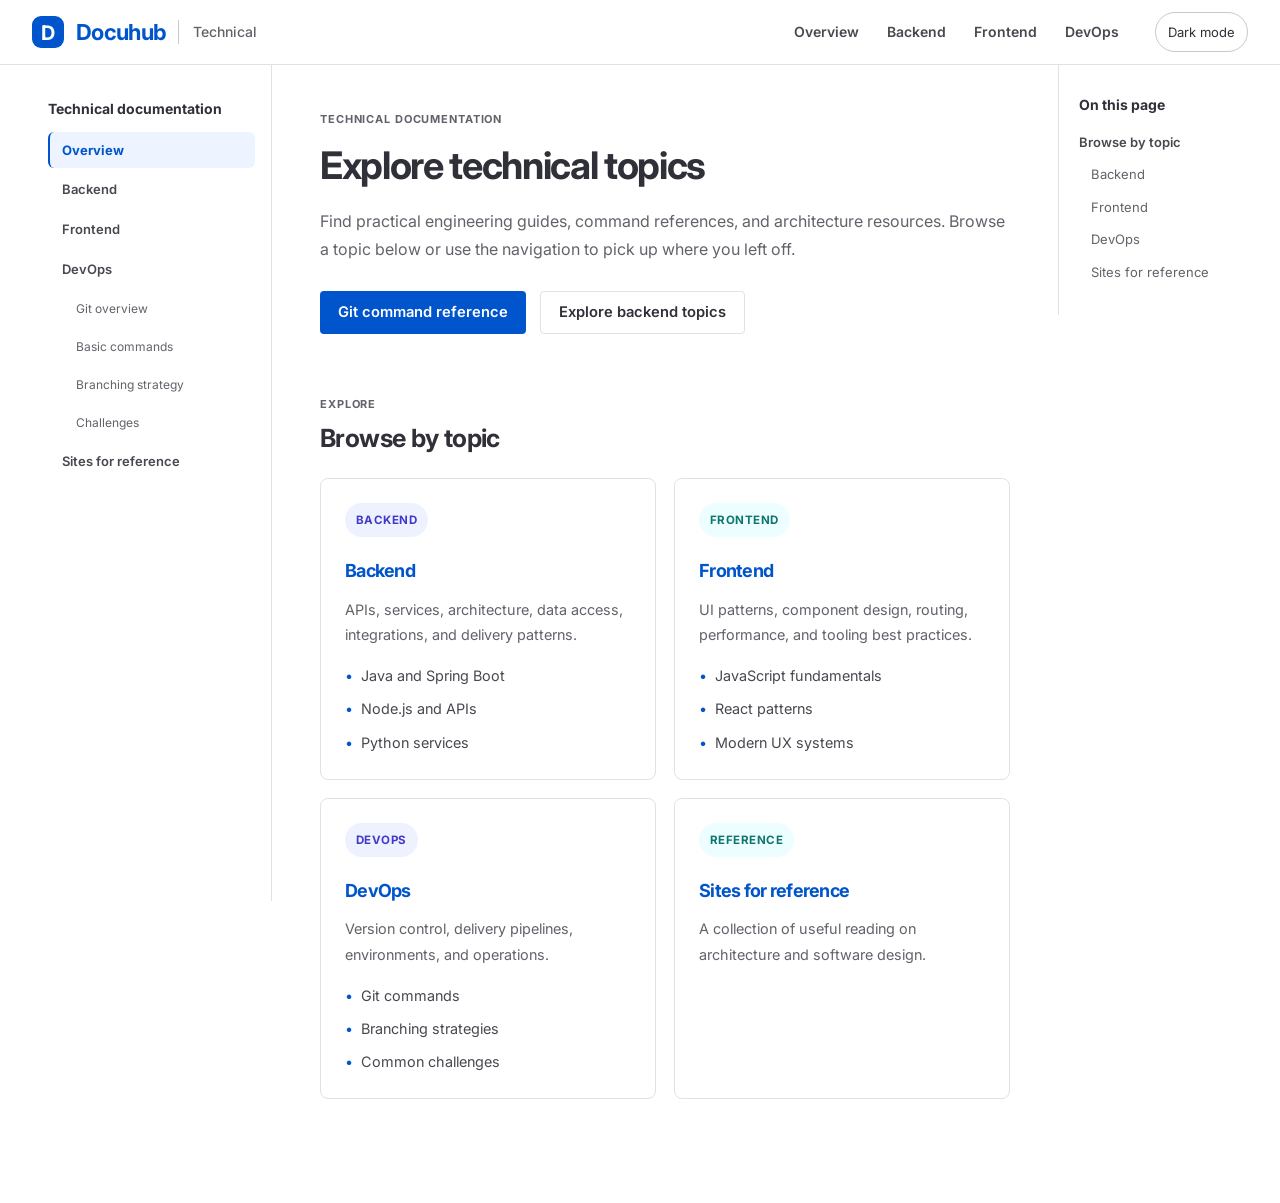
<file: index.html>
<!DOCTYPE html>
<html lang="en">
  <head>
    <meta charset="UTF-8" />
    <meta name="viewport" content="width=device-width, initial-scale=1.0" />
    <title>Technical Documentation | Docuhub</title>
    <script>
      window.location.replace('tec/index.html' + window.location.search + window.location.hash);
    </script>
  </head>
  <body>
    <p><a href="tec/index.html">Open technical documentation</a></p>
  </body>
</html>
</file>
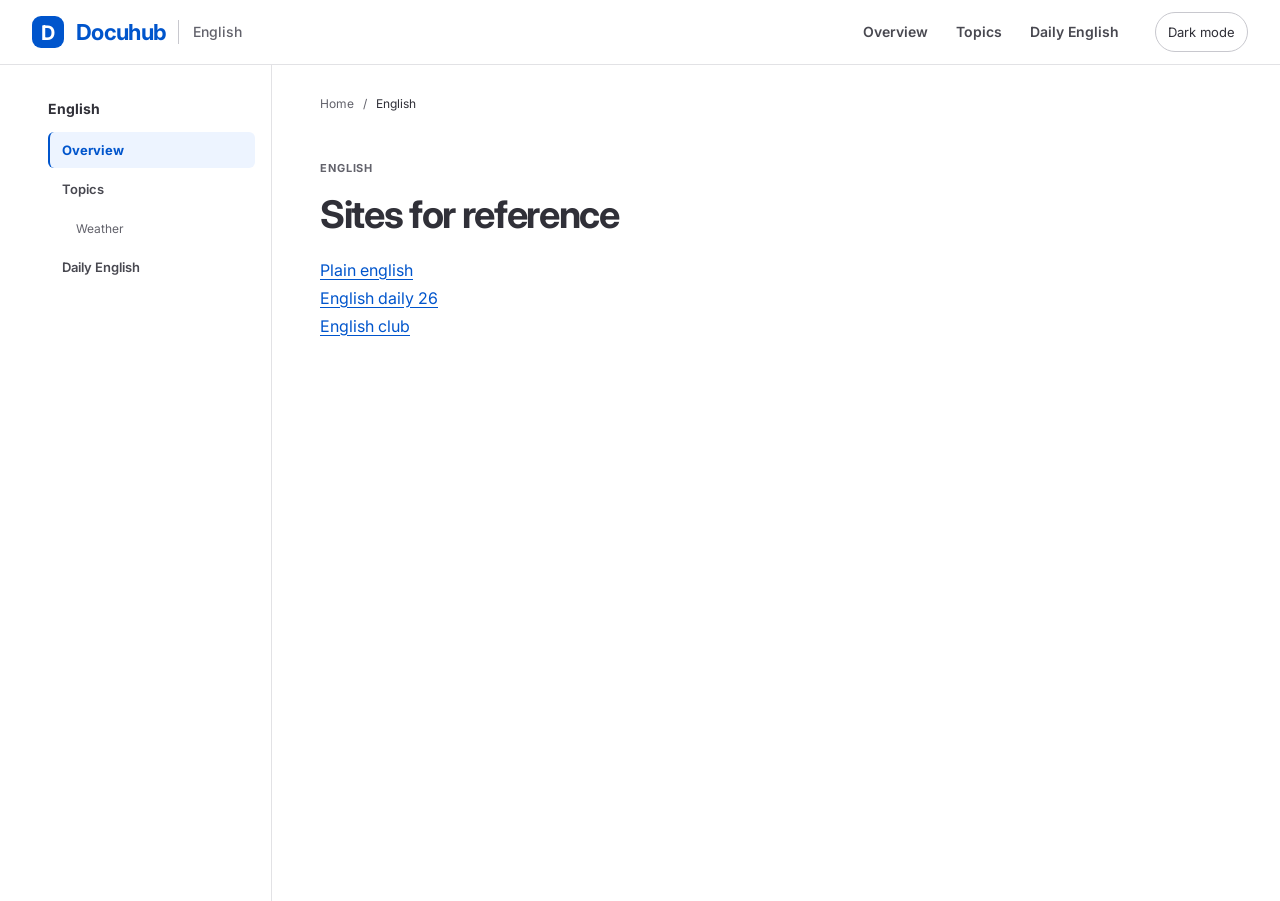
<file: eng/index.html>
<!DOCTYPE html>
<html lang="en">
<head>
  <meta charset="UTF-8" />
  <meta name="viewport" content="width=device-width, initial-scale=1.0" />
  <title>English | Docuhub</title>
  <link rel="preconnect" href="https://fonts.googleapis.com" />
  <link rel="preconnect" href="https://fonts.gstatic.com" crossorigin />
  <link href="https://fonts.googleapis.com/css2?family=Inter:wght@400;500;600;700;800&display=swap" rel="stylesheet" />
  <link rel="stylesheet" href="../styles.css" />
  <link rel="stylesheet" href="english.css" />
  <link rel="stylesheet" href="../docs.css" />
</head>
<body>
  <header class="site-header">
    <div class="container header-inner">
      <a href="index.html" class="brand">Docuhub</a>
      <nav class="main-nav" aria-label="Primary navigation">
        <a href="#topics">Topics</a>
        <a href="#daily-english">Daily English</a>
        <div class="dropdown">
          <a href="#review-edible" class="dropdown-trigger" aria-haspopup="true" aria-expanded="false">Review</a>
          <!-- Dropdown Menu Links -->
          <div class="dropdown-menu">
            <a href="#review-vocabulary">Edibles</a>
            <a href="#review-grammar">Park</a>
            <a href="#review-quizzes">Car</a>
          </div>
        </div>
      </nav>
      <a href="index.html" class="header-link">English home</a>
    </div>
  </header>
  <nav class="breadcrumb container" aria-label="Breadcrumb">
    <a href="index.html">Home</a><span>/</span><span aria-current="page">English</span>
  </nav>
  <main class="git-page">
    <section class="hero" id="english-overview">
      <div class="container hero-copy">
        <span class="eyebrow">English</span>
        <h1>Sites for reference</h1>
        <p><a href="https://plainenglish.com/expressions/a-matter-of-time">Plain english</a></p>
        <p><a href="https://englishdaily626.com/conversation.php?615">English daily 26</a></p>
        <p><a href="https://www.englishclub.com/ref/esl/Idioms/H/hard_to_come_by_633.php">English club</a></p>
      </div>
    </section>
    <section class="git-section" id="topics" aria-labelledby="topics-heading" hidden>
      <div class="english-layout">
        <aside class="english-sidebar">
          <h2 id="topics-heading">Topics</h2>
          <nav aria-label="English topics">
            <a href="#weather" aria-current="page">Weather</a>
          </nav>
        </aside>
        <article class="english-content" id="weather" aria-labelledby="weather-heading">
          <span class="eyebrow">English / Topics</span>
          <h1 id="weather-heading">Weather</h1>
          <p>Learn useful words and phrases for talking about the weather in everyday conversations.</p>
          <section id="weather-vocabulary" aria-labelledby="weather-vocabulary-heading">
            <h2 id="weather-vocabulary-heading">Vocabulary</h2>
            <dl>
              <dt>Sunny</dt>
              <dd>The sun is shining. "It's sunny today."</dd>
              <dt>Cloudy</dt>
              <dd>The sky is covered with clouds. "It's cloudy this morning."</dd>
              <dt>Rainy</dt>
              <dd>Rain is falling. "It's a rainy day, so take an umbrella."</dd>
              <dt>Windy</dt>
              <dd>There is a lot of wind. "It's windy outside."</dd>
              <dt>Chilly</dt>
              <dd>A little cold. "It's chilly this evening."</dd>
            </dl>
          </section>
          <section id="weather-phrases" aria-labelledby="weather-phrases-heading">
            <h2 id="weather-phrases-heading">Useful phrases</h2>
            <ul>
              <li>What's the weather like today?</li>
              <li>It looks like it might rain.</li>
              <li>It's getting warmer.</li>
              <li>What's the forecast for tomorrow?</li>
              <li>The weather was good at the start of the day, then a sudden downpour ruined our afternoon plans.</li>
              <li>The weather was good at the start of the day, then the wind picked up and it started to pour.</li>
              <li>Fair weather was forecast for the following day.</li>
              <li>The weather is expected to remain clear for the next few days.</li>
              <li>The match has been cancelled due to adverse weather conditions.</li>
              <li>The rescue operation has been complicated by bad weather.</li>
            </ul>
          </section>
          <section id="weather-conversation" aria-labelledby="weather-conversation-heading">
            <h2 id="weather-conversation-heading">Example conversation</h2>
            <p><strong>Alex:</strong> What's the weather like outside?</p>
            <p><strong>Sam:</strong> It's sunny, but a little chilly.</p>
            <p><strong>Alex:</strong> Should I take a jacket?</p>
            <p><strong>Sam:</strong> Yes, it might get colder this afternoon.</p>
          </section>
          <section id="weather-practice" aria-labelledby="weather-practice-heading">
            <h2 id="weather-practice-heading">Practice</h2>
              <p>Describe today's weather in your town using two or three sentences. Then say what you will wear or take with you.</p>
          </section>
        </article>
        <aside class="english-toc">
          <h2>On this page</h2>
          <nav aria-label="Weather table of contents">
            <a href="#weather-vocabulary">Vocabulary</a>
            <a href="#weather-phrases">Useful phrases</a>
            <a href="#weather-conversation">Example conversation</a>
            <a href="#weather-practice">Practice</a>
          </nav>
        </aside>
      </div>
    </section>
    <section class="git-section" id="daily-english" aria-labelledby="daily-english-heading" hidden>
      <div class="container">
        <div class="section-heading">
          <h2 id="daily-english-heading">Daily English</h2>
        </div>
        <p>We left the door ajar so that we could hear what they were saying.(If a door is ajar, it is slightly open)
            അവർ പറയുന്നത് കേൾക്കാൻ വേണ്ടി ഞങ്ങൾ വാതിൽ തുറന്നിട്ടു.<br/>
            I left the door ajar so that I could hear the baby.<br/>
          When police arrived, the center console of his pickup truck was ajar.
        </p>
       <p class="italics">Prosperity goes hand in hand with investment: If something goes hand in hand with something else,
          it is closely related to it and happens at the same time as it or as a result of it:</p>
        <p class="italics">Speed and accuracy do not always go hand in hand.</p>
        <p class="italics">High prices and high quality do not go hand in hand in every market.</i>i></p>
        <p class="italics">Working weekends and relaxing do not go hand in hand.</p>
      </div>
    </section>
    <section class="git-section" id="review-edible" aria-labelledby="review-edible-heading" hidden>
      <div class="container">
        <div class="section-heading">
          <h2 id="review-edible-heading">Review of edibles</h2>
        </div>
        <p>Great taste. Love these biscuits.You don't feel guilty about sugar but the best thing about them
          they fill you uponly need a couple of biscuits. Other types you could eat half a packet.
        </p>
      </div>
    </section>


  </main>
  <script src="../docs.js"></script>
  <script src="english.js"></script>
</body>
</html>
</file>
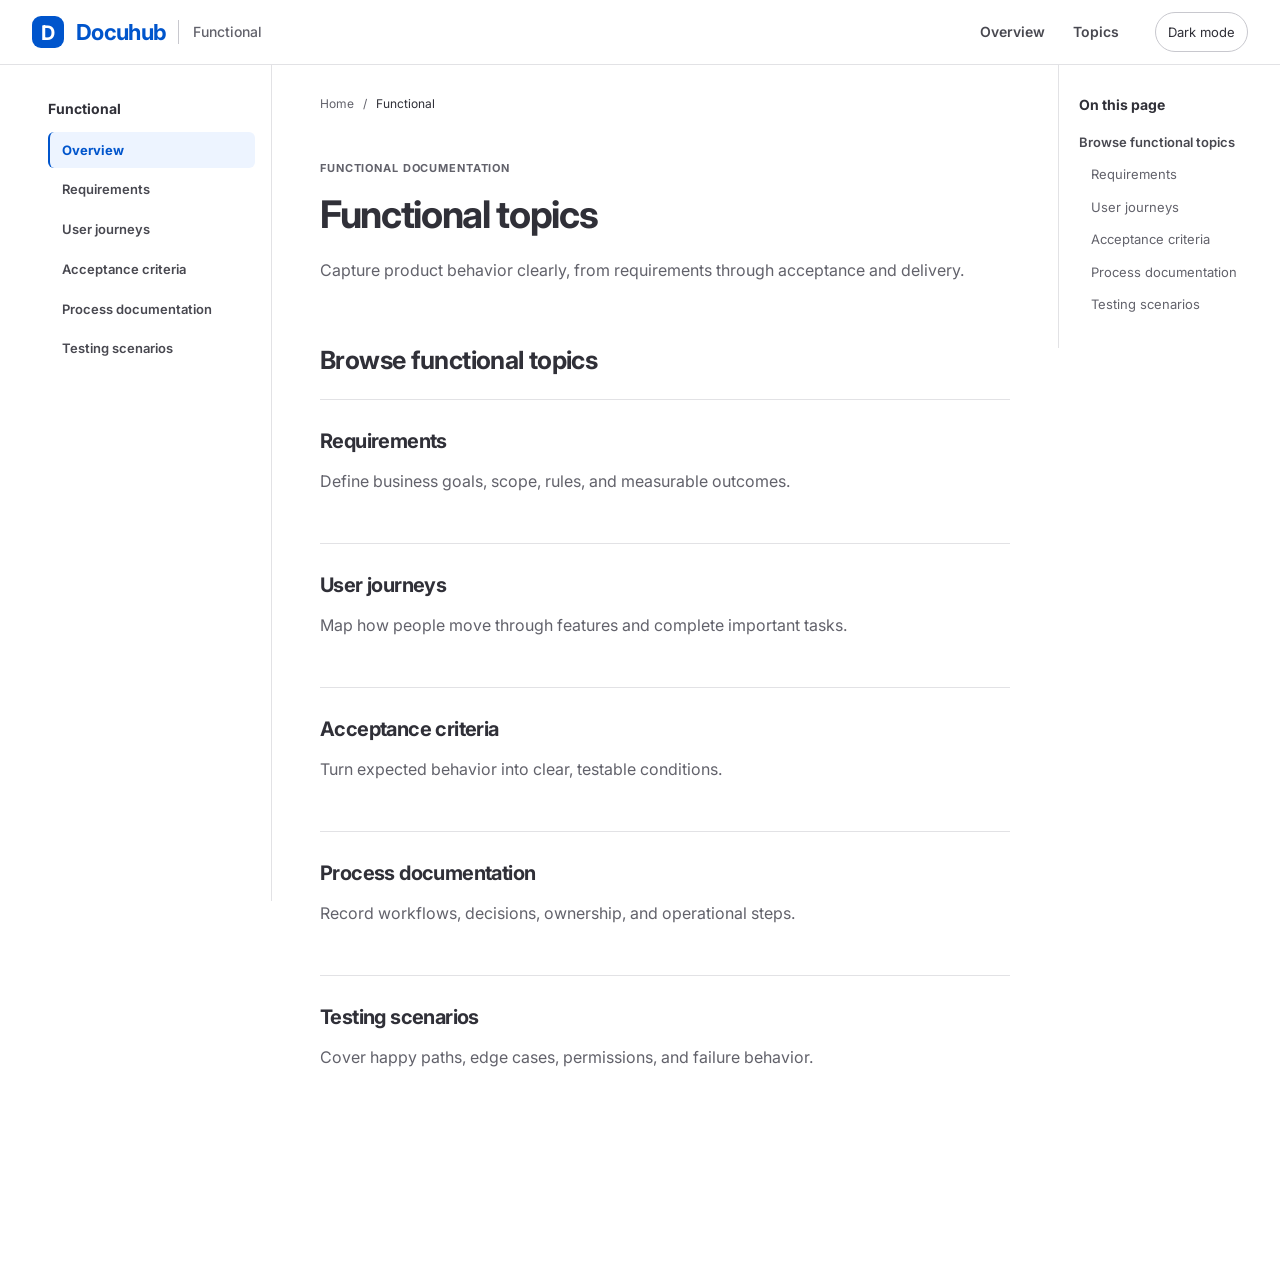
<file: fun/index.html>
<!DOCTYPE html>
<html lang="en">
  <head>
    <meta charset="UTF-8" />
    <meta name="viewport" content="width=device-width, initial-scale=1.0" />
    <title>Functional Documentation | Docuhub</title>
    <link rel="preconnect" href="https://fonts.googleapis.com" />
    <link rel="preconnect" href="https://fonts.gstatic.com" crossorigin />
    <link href="https://fonts.googleapis.com/css2?family=Inter:wght@400;500;600;700;800&display=swap" rel="stylesheet" />
    <link rel="stylesheet" href="../styles.css" />
    <link rel="stylesheet" href="../docs.css" />
  </head>
  <body>
    <header class="site-header">
      <div class="container header-inner">
        <a href="index.html" class="brand">Docuhub</a>
        <nav class="main-nav" aria-label="Primary navigation">
          <a href="#overview">Overview</a>
          <a href="#functional-topics">Topics</a>
        </nav>
        <a href="index.html" class="header-link">Functional home</a>
      </div>
    </header>
    <nav class="breadcrumb container" aria-label="Breadcrumb">
      <a href="index.html">Home</a><span>/</span><span aria-current="page">Functional</span>
    </nav>
    <main class="git-page">
      <section class="hero" id="overview">
        <div class="container hero-copy">
          <span class="eyebrow">Functional documentation</span>
          <h1>Functional topics</h1>
          <p>Capture product behavior clearly, from requirements through acceptance and delivery.</p>
        </div>
      </section>
      <section class="git-section" id="functional-topics" aria-labelledby="functional-heading">
        <div class="container">
          <div class="section-heading">
            <h2 id="functional-heading">Browse functional topics</h2>
          </div>
          <div class="git-grid">
            <article class="git-card" id="requirements">
              <h3>Requirements</h3>
              <p>Define business goals, scope, rules, and measurable outcomes.</p>
            </article>
            <article class="git-card" id="user-journeys">
              <h3>User journeys</h3>
              <p>Map how people move through features and complete important tasks.</p>
            </article>
            <article class="git-card" id="acceptance-criteria">
              <h3>Acceptance criteria</h3>
              <p>Turn expected behavior into clear, testable conditions.</p>
            </article>
            <article class="git-card" id="process-documentation">
              <h3>Process documentation</h3>
              <p>Record workflows, decisions, ownership, and operational steps.</p>
            </article>
            <article class="git-card" id="testing-scenarios">
              <h3>Testing scenarios</h3>
              <p>Cover happy paths, edge cases, permissions, and failure behavior.</p>
            </article>
          </div>
        </div>
      </section>
    </main>
    <script src="../docs.js"></script>
  </body>
</html>
</file>
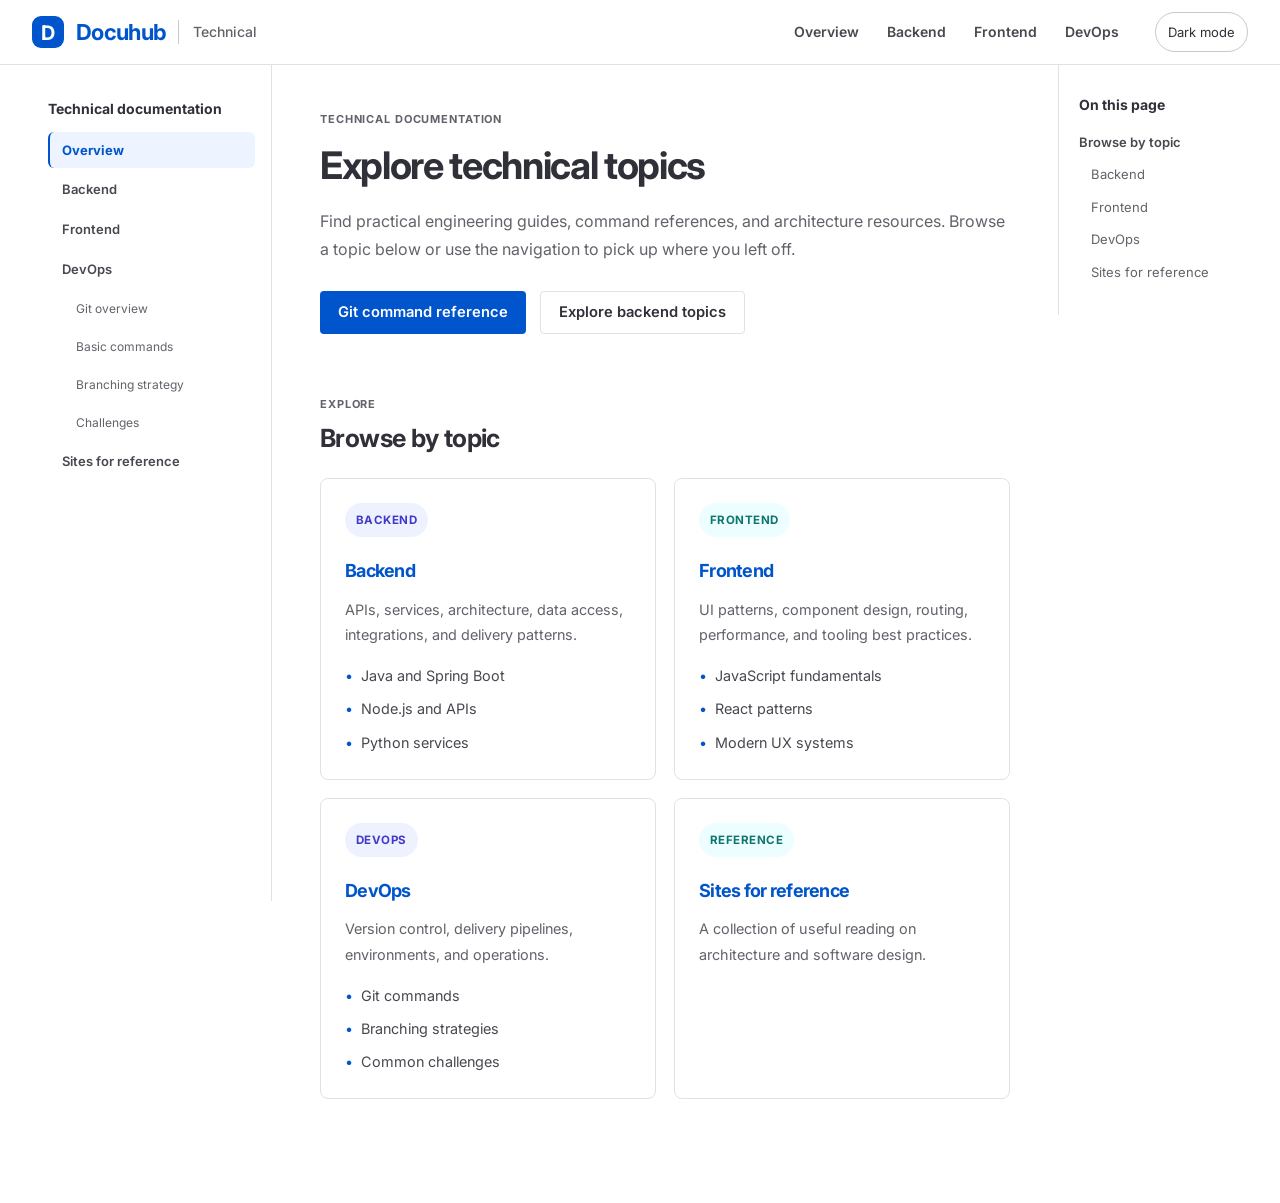
<file: tec/index.html>
<!DOCTYPE html>
<html lang="en">
  <head>
    <meta charset="UTF-8" />
    <meta name="viewport" content="width=device-width, initial-scale=1.0" />
    <title>Technical Documentation | Docuhub</title>
    <link rel="preconnect" href="https://fonts.googleapis.com" />
    <link rel="preconnect" href="https://fonts.gstatic.com" crossorigin />
    <link href="https://fonts.googleapis.com/css2?family=Inter:wght@400;500;600;700;800&display=swap" rel="stylesheet" />
    <link rel="stylesheet" href="../styles.css" />
    <link rel="stylesheet" href="../docs.css" />
  </head>
  <body>

    <site-header></site-header>
    <main>
      <section class="hero" id="overview">
        <div class="container hero-grid">
          <div class="hero-copy">
            <span class="eyebrow">Technical documentation</span>
            <h1>Explore technical topics</h1>
            <p>
              Find practical engineering guides, command references, and architecture resources.
              Browse a topic below or use the navigation to pick up where you left off.
            </p>

            <div class="hero-actions">
              <a href="git-commands.html" class="btn btn-primary">Git command reference</a>
              <a href="#backend-topics" class="btn btn-secondary">Explore backend topics</a>
            </div>

          </div>

        </div>
      </section>

      <section class="docs-section">
        <div class="container">
          <div class="section-heading">
            <span class="eyebrow">Explore</span>
            <h2>Browse by topic</h2>
          </div>

          <div class="card-grid">
            <a class="doc-card" href="#backend-topics">
              <div class="card-head">
                <span class="chip chip-backend">Backend</span>
              </div>
              <h3>Backend</h3>
              <p>APIs, services, architecture, data access, integrations, and delivery patterns.</p>
              <ul>
                <li>Java and Spring Boot</li>
                <li>Node.js and APIs</li>
                <li>Python services</li>
              </ul>
            </a>

            <a class="doc-card" href="#frontend-topics">
              <div class="card-head">
                <span class="chip chip-frontend">Frontend</span>
              </div>
              <h3>Frontend</h3>
              <p>UI patterns, component design, routing, performance, and tooling best practices.</p>
              <ul>
                <li>JavaScript fundamentals</li>
                <li>React patterns</li>
                <li>Modern UX systems</li>
              </ul>
            </a>

            <a class="doc-card" href="#devops-topics">
              <div class="card-head">
                <span class="chip chip-backend">DevOps</span>
              </div>
              <h3>DevOps</h3>
              <p>Version control, delivery pipelines, environments, and operations.</p>
              <ul>
                <li>Git commands</li>
                <li>Branching strategies</li>
                <li>Common challenges</li>
              </ul>
            </a>
            <a class="doc-card" href="#sites-topics">
              <div class="card-head"><span class="chip chip-frontend">Reference</span></div>
              <h3>Sites for reference</h3>
              <p>A collection of useful reading on architecture and software design.</p>
            </a>
          </div>
        </div>
      </section>


      <section class="topics-section" id="backend-topics" hidden>
        <div class="container">
          <div class="section-heading">
            <span class="eyebrow">Backend</span>
            <h2>Backend topics</h2>
            <p>Start with the foundations, then move into frameworks, APIs, and production practices.</p>
          </div>

          <div class="topic-list">
            <a href="#java-evolution" class="topic-item">
              <span class="topic-number">01</span>
              <span>
                <strong>Java fundamentals</strong>
                <small>Java language milestones, modern features, and upgrade considerations.</small>
              </span>
            </a>
            <a href="#spring-boot-langchain4j" class="topic-item">
              <span class="topic-number">02</span>
              <span>
                <strong>Spring Boot</strong>
                <small>Build modern Java services and add AI capabilities with LangChain4j.</small>
              </span>
            </a>
            <a href="#rest-api-interview" class="topic-item">
              <span class="topic-number">03</span>
              <span>
                <strong>REST APIs</strong>
                <small>Design resources, handle requests, validate input, and document endpoints.</small>
              </span>
            </a>
            <a href="#" class="topic-item">
              <span class="topic-number">04</span>
              <span>
                <strong>Databases</strong>
                <small>Persistence, queries, transactions, migrations, and data access patterns.</small>
              </span>
            </a>
            <a href="#" class="topic-item">
              <span class="topic-number">05</span>
              <span>
                <strong>Authentication and security</strong>
                <small>Protect services with identity, authorization, tokens, and secure defaults.</small>
              </span>
            </a>
            <a href="#" class="topic-item">
              <span class="topic-number">06</span>
              <span>
                <strong>Deployment</strong>
                <small>Prepare applications for environments, observability, and reliable delivery.</small>
              </span>
            </a>
            <a href="#integration-topic" class="topic-item">
              <span class="topic-number">07</span>
              <span>
                <strong>Integration</strong>
                <small>Connect services and applications with messaging, routing, and transformation.</small>
              </span>
            </a>
          </div>

          <section class="interview-section java-evolution" id="java-evolution">
            <div class="section-heading">
              <span class="eyebrow">Backend / Java</span>
              <h2>Java 8 to Java 27: How Java has evolved</h2>
              <p>From the game-changing features of Java 8 to the modern capabilities of Java 27, these are the milestones Java developers should know.</p>
            </div>

            <figure class="java-evolution-figure">
              <img
                src="assets/java-version-evolution.png"
                alt="Infographic tracing Java releases from Java 8 through Java 27, their key features, and advice for developers."
                loading="lazy"
                decoding="async"
              />
              <figcaption>A visual overview of Java's release milestones and key takeaways for developers.</figcaption>
            </figure>

            <h3>Major Java milestones</h3>
            <ul class="java-version-list">
              <li><strong>Java 8:</strong> Lambda expressions, the Stream API, functional interfaces, Optional, and the modern Date &amp; Time API.</li>
              <li><strong>Java 11 (LTS):</strong> The standard HTTP Client, <code>var</code> in lambda parameters, single-file source-code execution, and improvements for enterprise applications.</li>
              <li><strong>Java 17 (LTS):</strong> Sealed classes, pattern matching for <code>instanceof</code>, stronger encapsulation, and a more modern Java platform.</li>
              <li><strong>Java 21 (LTS):</strong> Virtual threads, record patterns, pattern matching for <code>switch</code>, and sequenced collections.</li>
              <li><strong>Java 24:</strong> Virtual-thread synchronization improvements through JEP 491, alongside runtime and performance enhancements.</li>
              <li><strong>Java 25 (LTS):</strong> Module Import Declarations, Compact Source Files and Instance main Methods, Flexible Constructor Bodies, and continued platform improvements.</li>
              <li><strong>Java 26:</strong> HTTP/3 support in the HTTP Client API, garbage-collection improvements, and continued language and runtime evolution.</li>
              <li><strong>Java 27:</strong> The next step in Java's evolution, continuing the regular feature-release cycle.</li>
            </ul>

            <h3>What to focus on as a Java developer</h3>
            <ul class="java-focus-list">
              <li>Master Java 8 fundamentals; they remain essential in many existing codebases.</li>
              <li>Strengthen your knowledge of Java 17 and Java 21 for modern backend development.</li>
              <li>Understand virtual threads, garbage collection, JVM tuning, and concurrency.</li>
              <li>Explore modern Java language features and learn when to use them.</li>
              <li>Check framework, library, and dependency compatibility before upgrading.</li>
              <li>Remember that a newer Java version does not automatically make your application faster.</li>
            </ul>
          </section>

          <section class="interview-section spring-boot-langchain" id="spring-boot-langchain4j">
            <div class="section-heading">
              <span class="eyebrow">Backend / Spring</span>
              <h2>Spring Boot + LangChain4j: Build AI-powered Java applications</h2>
              <p>Combine Spring Boot's production-ready Java framework with LangChain4j to build backend services that use large language models and generative AI.</p>
            </div>

            <figure class="spring-boot-langchain-figure">
              <img
                src="assets/spring-boot-langchain4j.png"
                alt="Spring Boot and LangChain4j infographic showing framework updates, AI integrations, and application use cases."
                loading="lazy"
                decoding="async"
              />
              <figcaption>Spring Boot and LangChain4j features and use cases at a glance.</figcaption>
            </figure>

            <h3>Spring Boot 4.1 updates</h3>
            <ul class="spring-boot-langchain-list">
              <li>Spring gRPC support and updated Jackson configuration.</li>
              <li>HTTP client SSRF mitigation and OpenTelemetry observability updates.</li>
              <li>Log4j file rotation support and native image / AOT improvements.</li>
              <li>Performance, stability, and security enhancements.</li>
            </ul>

            <h3>LangChain4j 1.22.0 updates</h3>
            <ul class="spring-boot-langchain-list">
              <li>OpenAI decision-model support and AWS Bedrock batch inference.</li>
              <li>Anthropic prompt caching and improved model integration and orchestration.</li>
              <li>Improved RAG and document processing.</li>
              <li>Enhanced tool-calling and agent capabilities, with enterprise and community support.</li>
            </ul>

            <h3>What you can build</h3>
            <ul class="spring-boot-langchain-list">
              <li>With Spring Boot: scalable REST APIs, microservices, database-backed and cloud-ready applications, and AI-powered backend services.</li>
              <li>With LangChain4j: applications that connect to LLM providers such as OpenAI, Azure OpenAI, Gemini, Llama, and Mistral.</li>
              <li>Build retrieval-augmented generation (RAG) applications, AI agents, and workflows.</li>
              <li>Connect AI applications to enterprise systems and APIs, and automate business processes.</li>
              <li>Use Spring Boot for a production-ready foundation, including security, observability, and cloud-native support.</li>
            </ul>
          </section>

          <section class="interview-section integration-topic" id="integration-topic">
            <div class="section-heading">
              <span class="eyebrow">Backend / Integration</span>
              <h2>Enterprise Service Bus (ESB)</h2>
              <p>An ESB is a complete integration platform that mediates communication between applications and services.</p>
            </div>

            <h3>What an ESB provides</h3>
            <ul class="integration-capabilities">
              <li>Message transport</li>
              <li>Routing</li>
              <li>Orchestration</li>
              <li>Data transformation</li>
              <li>Protocol conversion</li>
              <li>Security</li>
              <li>Monitoring</li>
              <li>Service mediation</li>
            </ul>

            <h3>Examples</h3>
            <ul class="integration-products">
              <li>MuleSoft</li>
              <li>IBM Integration Bus</li>
              <li>Oracle Service Bus</li>
              <li>TIBCO ESB</li>
            </ul>
          </section>

          <div class="interview-section" id="rest-api-interview">
            <div class="section-heading">
              <span class="eyebrow">Interview preparation</span>
              <h2>REST API questions and answers</h2>
              <p>Common questions to help you explain REST API design clearly in an interview.</p>
            </div>

            <div class="question-list">
              <details class="question-item" open>
                <summary>What is a REST API?</summary>
                <p>A REST API is an interface that exposes resources over HTTP. Clients interact with those resources using standard methods such as GET, POST, PUT, PATCH, and DELETE.</p>
              </details>

              <details class="question-item">
                <summary>What is the difference between PUT and PATCH?</summary>
                <p>PUT usually replaces the complete resource at a known URI, while PATCH applies a partial update. PATCH is useful when only a few fields need to change.</p>
              </details>

              <details class="question-item">
                <summary>What does idempotent mean in REST?</summary>
                <p>An operation is idempotent when repeating the same request produces the same final result. GET, PUT, and DELETE are intended to be idempotent, while POST is generally not.</p>
              </details>

              <details class="question-item">
                <summary>Which HTTP status codes should an API commonly return?</summary>
                <p>Use 2xx for successful requests, 3xx for redirects, 4xx for client errors such as invalid input or missing authorization, and 5xx for server-side failures.</p>
              </details>

              <details class="question-item">
                <summary>How should REST APIs be secured?</summary>
                <p>Use HTTPS, strong authentication, authorization checks, input validation, rate limiting, secure secret handling, and consistent error responses that do not expose sensitive details.</p>
              </details>

              <details class="question-item">
                <summary>How do you version a REST API?</summary>
                <p>Version the public contract when a breaking change is necessary, commonly through a path such as <code>/api/v1</code> or a version header. Keep older versions supported during a planned migration period.</p>
              </details>
            </div>
          </div>
        </div>
      </section>

      <section class="topics-section" id="frontend-topics" hidden>
        <div class="container">
          <div class="section-heading">
            <span class="eyebrow">Frontend</span>
            <h2>Frontend topics</h2>
            <p>Choose a guide to explore frontend patterns and practical implementation examples.</p>
          </div>

          <div class="card-grid frontend-topic-grid">
            <a class="doc-card frontend-topic-card" href="#javascript-topics" aria-label="Open the reusable JavaScript header component guide">
              <div class="card-head">
                <span class="chip chip-frontend">JavaScript</span>
                <span class="meta">Code example</span>
              </div>
              <h3>Reusable header component</h3>
              <p>Build a browser custom element, add it to an HTML page, and copy a complete test example.</p>
              <span class="frontend-topic-action">Open guide <span aria-hidden="true">&#8594;</span></span>
            </a>
          </div>
        </div>
      </section>

      <section class="topics-section javascript-topics" id="javascript-topics" hidden>
        <div class="container">
          <a class="topic-back-link" href="#frontend-topics">&#8592; All frontend topics</a>
          <div class="section-heading">
            <span class="eyebrow">Frontend / JavaScript</span>
            <h2>Build a reusable header component</h2>
            <p>Use a browser custom element to define a header once and reuse it across your HTML pages without fetching a separate fragment.</p>
          </div>

          <div class="javascript-guide">
            <section class="javascript-step">
              <div class="javascript-step-heading">
                <span class="javascript-step-number">01</span>
                <div>
                  <h3>Define the custom element</h3>
                  <p>Save this as <code>header.js</code>. The component uses the regular document tree, so your shared stylesheet can style it as usual.</p>
                </div>
              </div>
              <div class="code-snippet">
                <button class="copy-button" type="button" data-copy-target="site-header-component" aria-label="Copy custom element code">Copy</button>
                <div class="code-header">header.js</div>
                <pre><code id="site-header-component" data-language="javascript">class SiteHeader extends HTMLElement {
  connectedCallback() {
    this.innerHTML = `
      &lt;header class="site-header"&gt;
        &lt;div class="container header-inner"&gt;
          &lt;a href="index.html" class="brand"&gt;Docuhub&lt;/a&gt;
          &lt;nav class="main-nav" aria-label="Primary navigation"&gt;
            &lt;a href="index.html#overview"&gt;Overview&lt;/a&gt;
            &lt;a href="index.html#backend-topics"&gt;Backend&lt;/a&gt;
            &lt;a href="index.html#frontend-topics"&gt;Frontend&lt;/a&gt;
            &lt;a href="index.html#devops-topics"&gt;DevOps&lt;/a&gt;
            &lt;a href="index.html#sites-topics"&gt;Sites&lt;/a&gt;
          &lt;/nav&gt;
        &lt;/div&gt;
      &lt;/header&gt;
    `;
  }
}

customElements.define('site-header', SiteHeader);</code></pre>
              </div>
            </section>

            <section class="javascript-step">
              <div class="javascript-step-heading">
                <span class="javascript-step-number">02</span>
                <div>
                  <h3>Test it in a complete HTML page</h3>
                  <p>Copy this into <code>header-test.html</code> in the same folder as <code>header.js</code>. The example loads the shared <code>styles.css</code> from the parent folder. Then open the page in your browser.</p>
                </div>
              </div>
              <div class="code-snippet">
                <button class="copy-button" type="button" data-copy-target="site-header-usage" aria-label="Copy custom element usage">Copy</button>
                <div class="code-header">header-test.html</div>
                <pre><code id="site-header-usage" data-language="html">&lt;!doctype html&gt;
&lt;html lang="en"&gt;
&lt;head&gt;
  &lt;meta charset="utf-8"&gt;
  &lt;meta name="viewport" content="width=device-width, initial-scale=1"&gt;
  &lt;title&gt;Header component test&lt;/title&gt;
  &lt;link rel="stylesheet" href="../styles.css"&gt;
&lt;/head&gt;
&lt;body&gt;
  &lt;site-header&gt;&lt;/site-header&gt;

  &lt;main class="container"&gt;
    &lt;h1&gt;Header component test&lt;/h1&gt;
    &lt;p&gt;If the shared navigation appears above, the component loaded successfully.&lt;/p&gt;
  &lt;/main&gt;

  &lt;script src="header.js" defer&gt;&lt;/script&gt;
&lt;/body&gt;
&lt;/html&gt;</code></pre>
              </div>
            </section>

            <aside class="javascript-note">
              <strong>Works from a local file</strong>
              <p>This loads a regular JavaScript file instead of fetching an HTML fragment, avoiding the local-file CORS restriction.</p>
            </aside>
          </div>
        </div>
      </section>

      <section class="topics-section" id="devops-topics" hidden>
        <div class="container">
          <div class="section-heading">
            <span class="eyebrow">DevOps</span>
            <h2>DevOps topics</h2>
            <p>Build dependable delivery pipelines, environments, and operations practices.</p>
          </div>

          <div class="topic-list">
            <a href="git.html" class="topic-item"><span class="topic-number">01</span><span><strong>Git</strong><small>Manage source code with branching, collaboration, and version control workflows.</small></span></a>
            <a href="#" class="topic-item"><span class="topic-number">02</span><span><strong>CI/CD pipelines</strong><small>Automate validation, packaging, and delivery from commit to release.</small></span></a>
            <a href="#" class="topic-item"><span class="topic-number">03</span><span><strong>Containers</strong><small>Package applications consistently with Docker and container workflows.</small></span></a>
            <a href="#" class="topic-item"><span class="topic-number">04</span><span><strong>Cloud deployment</strong><small>Structure environments, configuration, and repeatable infrastructure.</small></span></a>
            <a href="#" class="topic-item"><span class="topic-number">05</span><span><strong>Monitoring and observability</strong><small>Track application health with logs, metrics, traces, and alerts.</small></span></a>
            <a href="#" class="topic-item"><span class="topic-number">06</span><span><strong>Release management</strong><small>Plan safer releases with versioning, rollbacks, and change control.</small></span></a>
          </div>
        </div>
      </section>

<section class="topics-section" id="sites-topics" hidden>
        <div class="container">
          <div class="section-heading">
            <span class="eyebrow">Sites</span>
            <h2>Sites for reference</h2>
            
          </div>

<article class="doc-card reference-links">
              <div class="card-head">
                <span class="chip chip-backend">Sites for reference</span>
                <span class="meta">18 topics</span>
              </div>
              <h3>Architecture</h3>              
              <p><a href="https://codeopinion.com/multi-tenant-best-practices-can-backfire/?via=dailydev" target="_blank" rel="noopener noreferrer">Multi-tenant best practices can backfire</a></p>
              <p><a href="https://tinyurl.com/2s3zxeam" target="_blank" rel="noopener noreferrer">Grokking the System Design Interview</a></p>
<p><a href="https://learn.microsoft.com/en-us/azure/architecture/" target="_blank" rel="noopener noreferrer">Microsoft Azure Architecture Center</a></p>

            </article>


          
          



          
        </div>
      </section>

    </main>

    <script src="script.js"></script>
    <script src="header.js"></script>
    <script src="../docs.js"></script>
    
  </body>
</html>
</file>
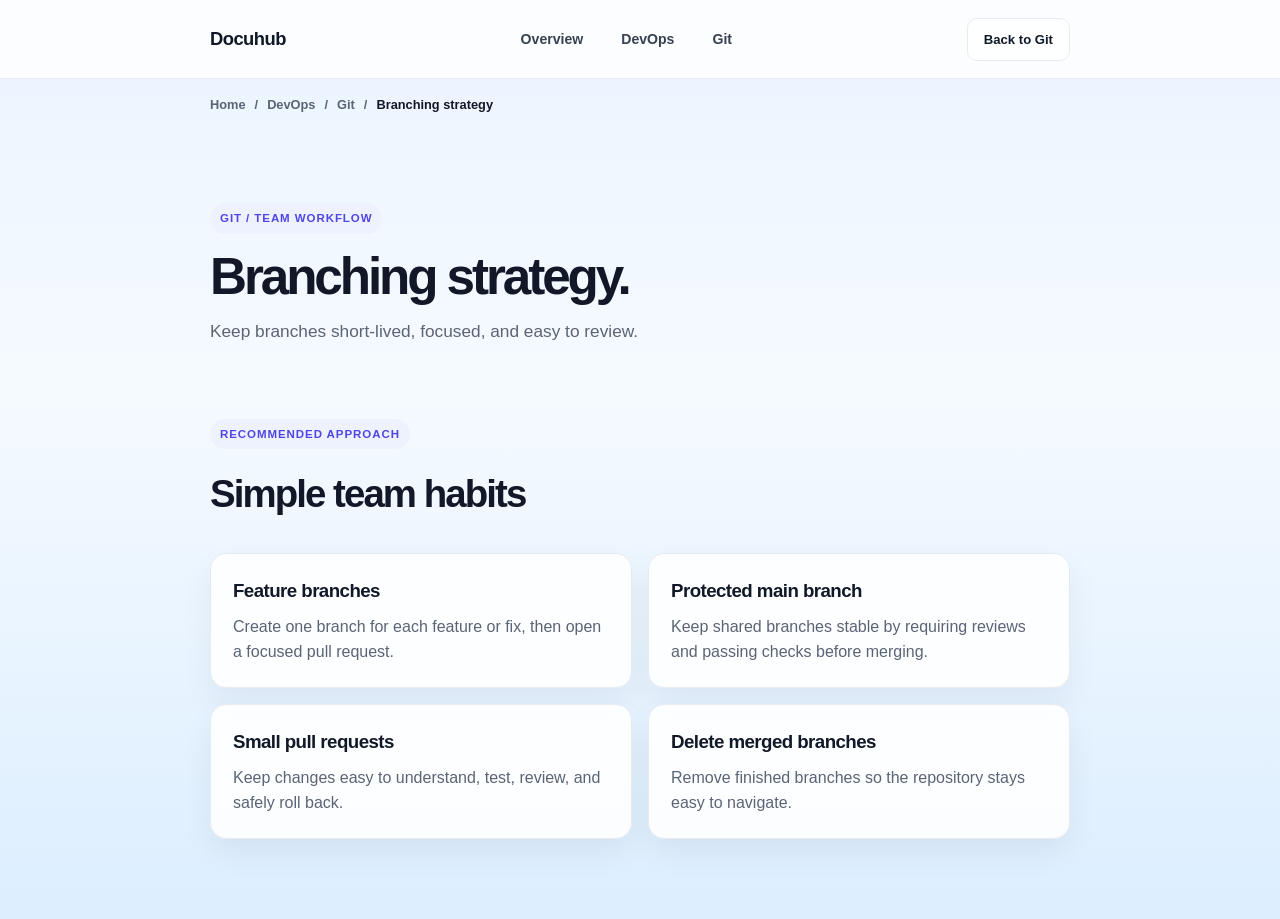
<file: git-branching.html>
<!DOCTYPE html>
<html lang="en">
  <head>
    <meta charset="UTF-8" />
    <meta name="viewport" content="width=device-width, initial-scale=1.0" />
    <title>Git Branching Strategy | Docuhub</title>
    <link rel="stylesheet" href="styles.css" />
  </head>
  <body>
    <header class="site-header"><div class="container header-inner"><a href="git.html" class="brand">Docuhub</a><nav class="main-nav" aria-label="Primary navigation"><a href="index.html#overview">Overview</a><a href="index.html#devops-topics">DevOps</a><a href="git.html">Git</a></nav><a href="git.html" class="header-link">Back to Git</a></div></header>
    <nav class="breadcrumb container" aria-label="Breadcrumb"><a href="index.html#overview">Home</a><span>/</span><a href="index.html#devops-topics">DevOps</a><span>/</span><a href="git.html">Git</a><span>/</span><span aria-current="page">Branching strategy</span></nav>
    <main class="git-page">
      <section class="hero"><div class="container hero-copy"><span class="eyebrow">Git / Team workflow</span><h1>Branching strategy.</h1><p>Keep branches short-lived, focused, and easy to review.</p></div></section>
      <section class="git-section"><div class="container"><div class="section-heading"><span class="eyebrow">Recommended approach</span><h2>Simple team habits</h2></div><div class="git-grid"><article class="git-card"><h3>Feature branches</h3><p>Create one branch for each feature or fix, then open a focused pull request.</p></article><article class="git-card"><h3>Protected main branch</h3><p>Keep shared branches stable by requiring reviews and passing checks before merging.</p></article><article class="git-card"><h3>Small pull requests</h3><p>Keep changes easy to understand, test, review, and safely roll back.</p></article><article class="git-card"><h3>Delete merged branches</h3><p>Remove finished branches so the repository stays easy to navigate.</p></article></div></div></section>
    </main>
    <script src="script.js"></script>
  </body>
</html>
</file>
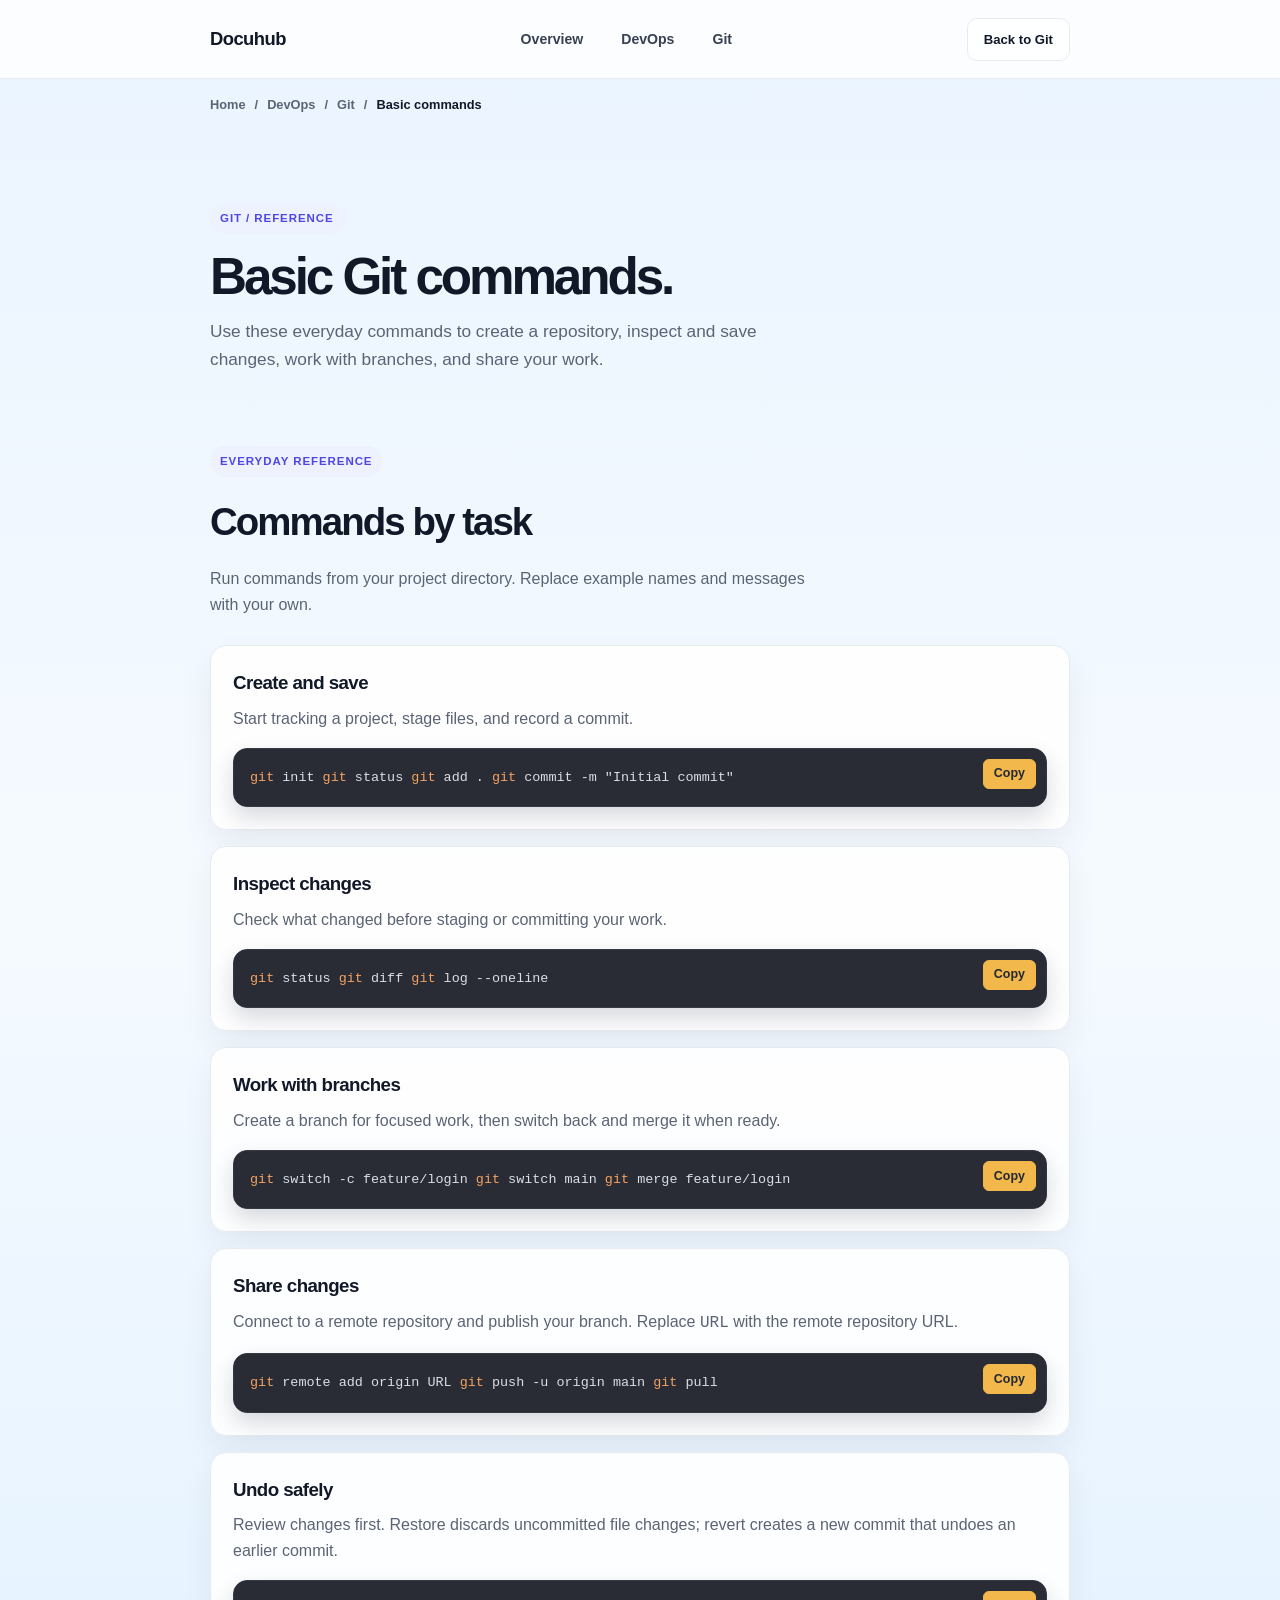
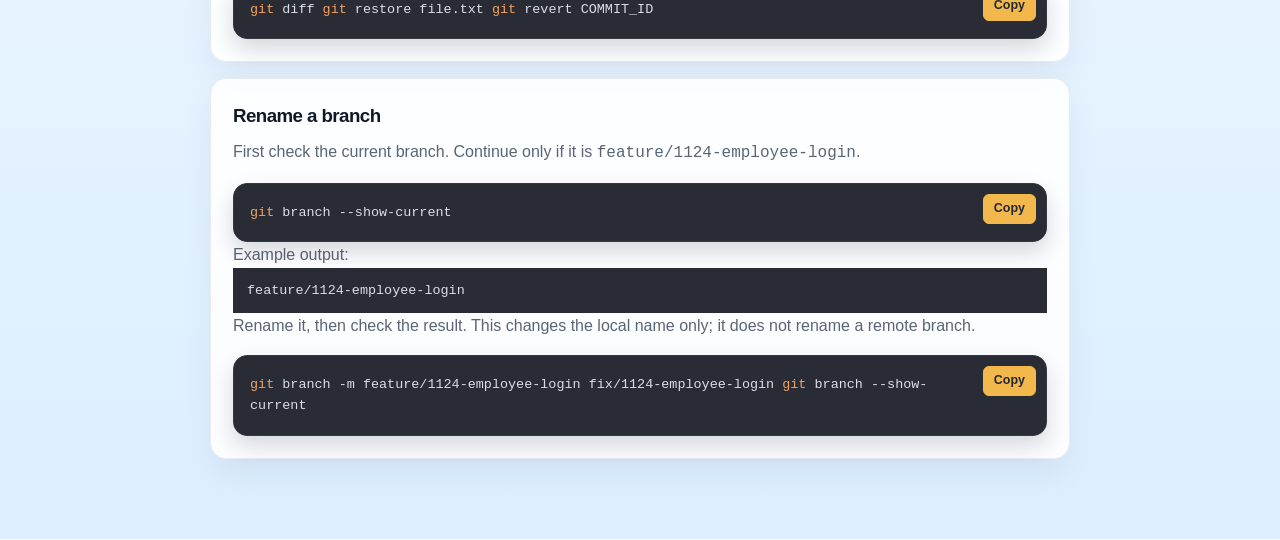
<file: git-commands.html>
<!DOCTYPE html>
<html lang="en">
  <head>
    <meta charset="UTF-8" />
    <meta name="viewport" content="width=device-width, initial-scale=1.0" />
    <title>Git Commands | Docuhub</title>
    <link rel="stylesheet" href="styles.css" />
  </head>
  <body>
    <header class="site-header"><div class="container header-inner"><a href="git.html" class="brand">Docuhub</a><nav class="main-nav" aria-label="Primary navigation"><a href="index.html#overview">Overview</a><a href="index.html#devops-topics">DevOps</a><a href="git.html">Git</a></nav><a href="git.html" class="header-link">Back to Git</a></div></header>
    <nav class="breadcrumb container" aria-label="Breadcrumb"><a href="index.html#overview">Home</a><span>/</span><a href="index.html#devops-topics">DevOps</a><span>/</span><a href="git.html">Git</a><span>/</span><span aria-current="page">Basic commands</span></nav>
    <main class="git-page">
      <section class="hero"><div class="container hero-copy"><span class="eyebrow">Git / Reference</span><h1>Basic Git commands.</h1><p>Use these everyday commands to create a repository, inspect and save changes, work with branches, and share your work.</p></div></section>
      <section class="git-section">
        <div class="container">
          <div class="section-heading">
            <span class="eyebrow">Everyday reference</span>
            <h2>Commands by task</h2>
            <p>Run commands from your project directory. Replace example names and messages with your own.</p>
          </div>
          <div class="git-grid git-tutorial-list">
            <article class="git-card">
              <h3>Create and save</h3>
              <p>Start tracking a project, stage files, and record a commit.</p>
              <div class="code-snippet"><code class="git-command" data-language="bash" id="git-init-code">git init<br />git status<br />git add .<br />git commit -m "Initial commit"</code><button class="copy-button" type="button" data-copy-target="git-init-code" aria-label="Copy code">Copy</button></div>
            </article>
            <article class="git-card">
              <h3>Inspect changes</h3>
              <p>Check what changed before staging or committing your work.</p>
              <div class="code-snippet"><code class="git-command" data-language="bash" id="git-inspect-code">git status<br />git diff<br />git log --oneline</code><button class="copy-button" type="button" data-copy-target="git-inspect-code" aria-label="Copy code">Copy</button></div>
            </article>
            <article class="git-card">
              <h3>Work with branches</h3>
              <p>Create a branch for focused work, then switch back and merge it when ready.</p>
              <div class="code-snippet"><code class="git-command" data-language="bash" id="git-branch-code">git switch -c feature/login<br />git switch main<br />git merge feature/login</code><button class="copy-button" type="button" data-copy-target="git-branch-code" aria-label="Copy code">Copy</button></div>
            </article>
            <article class="git-card">
              <h3>Share changes</h3>
              <p>Connect to a remote repository and publish your branch. Replace <code>URL</code> with the remote repository URL.</p>
              <div class="code-snippet"><code class="git-command" data-language="bash" id="git-share-code">git remote add origin URL<br />git push -u origin main<br />git pull</code><button class="copy-button" type="button" data-copy-target="git-share-code" aria-label="Copy code">Copy</button></div>
            </article>
            <article class="git-card">
              <h3>Undo safely</h3>
              <p>Review changes first. Restore discards uncommitted file changes; revert creates a new commit that undoes an earlier commit.</p>
              <div class="code-snippet"><code class="git-command" data-language="bash" id="git-undo-code">git diff<br />git restore file.txt<br />git revert COMMIT_ID</code><button class="copy-button" type="button" data-copy-target="git-undo-code" aria-label="Copy code">Copy</button></div>
            </article>
            <article class="git-card">
              <h3>Rename a branch</h3>
              <p>First check the current branch. Continue only if it is <code>feature/1124-employee-login</code>.</p>
              <div class="code-snippet"><code class="git-command" data-language="bash" id="git-rename-check-code">git branch --show-current</code><button class="copy-button" type="button" data-copy-target="git-rename-check-code" aria-label="Copy code">Copy</button></div>
              <p>Example output:</p>
              <pre class="git-command"><samp>feature/1124-employee-login</samp></pre>
              <p>Rename it, then check the result. This changes the local name only; it does not rename a remote branch.</p>
              <div class="code-snippet"><code class="git-command" data-language="bash" id="git-rename-code">git branch -m feature/1124-employee-login fix/1124-employee-login<br />git branch --show-current</code><button class="copy-button" type="button" data-copy-target="git-rename-code" aria-label="Copy code">Copy</button></div>
            </article>
          </div>
        </div>
      </section>
    </main>
    <script src="script.js"></script>
  </body>
</html>
</file>
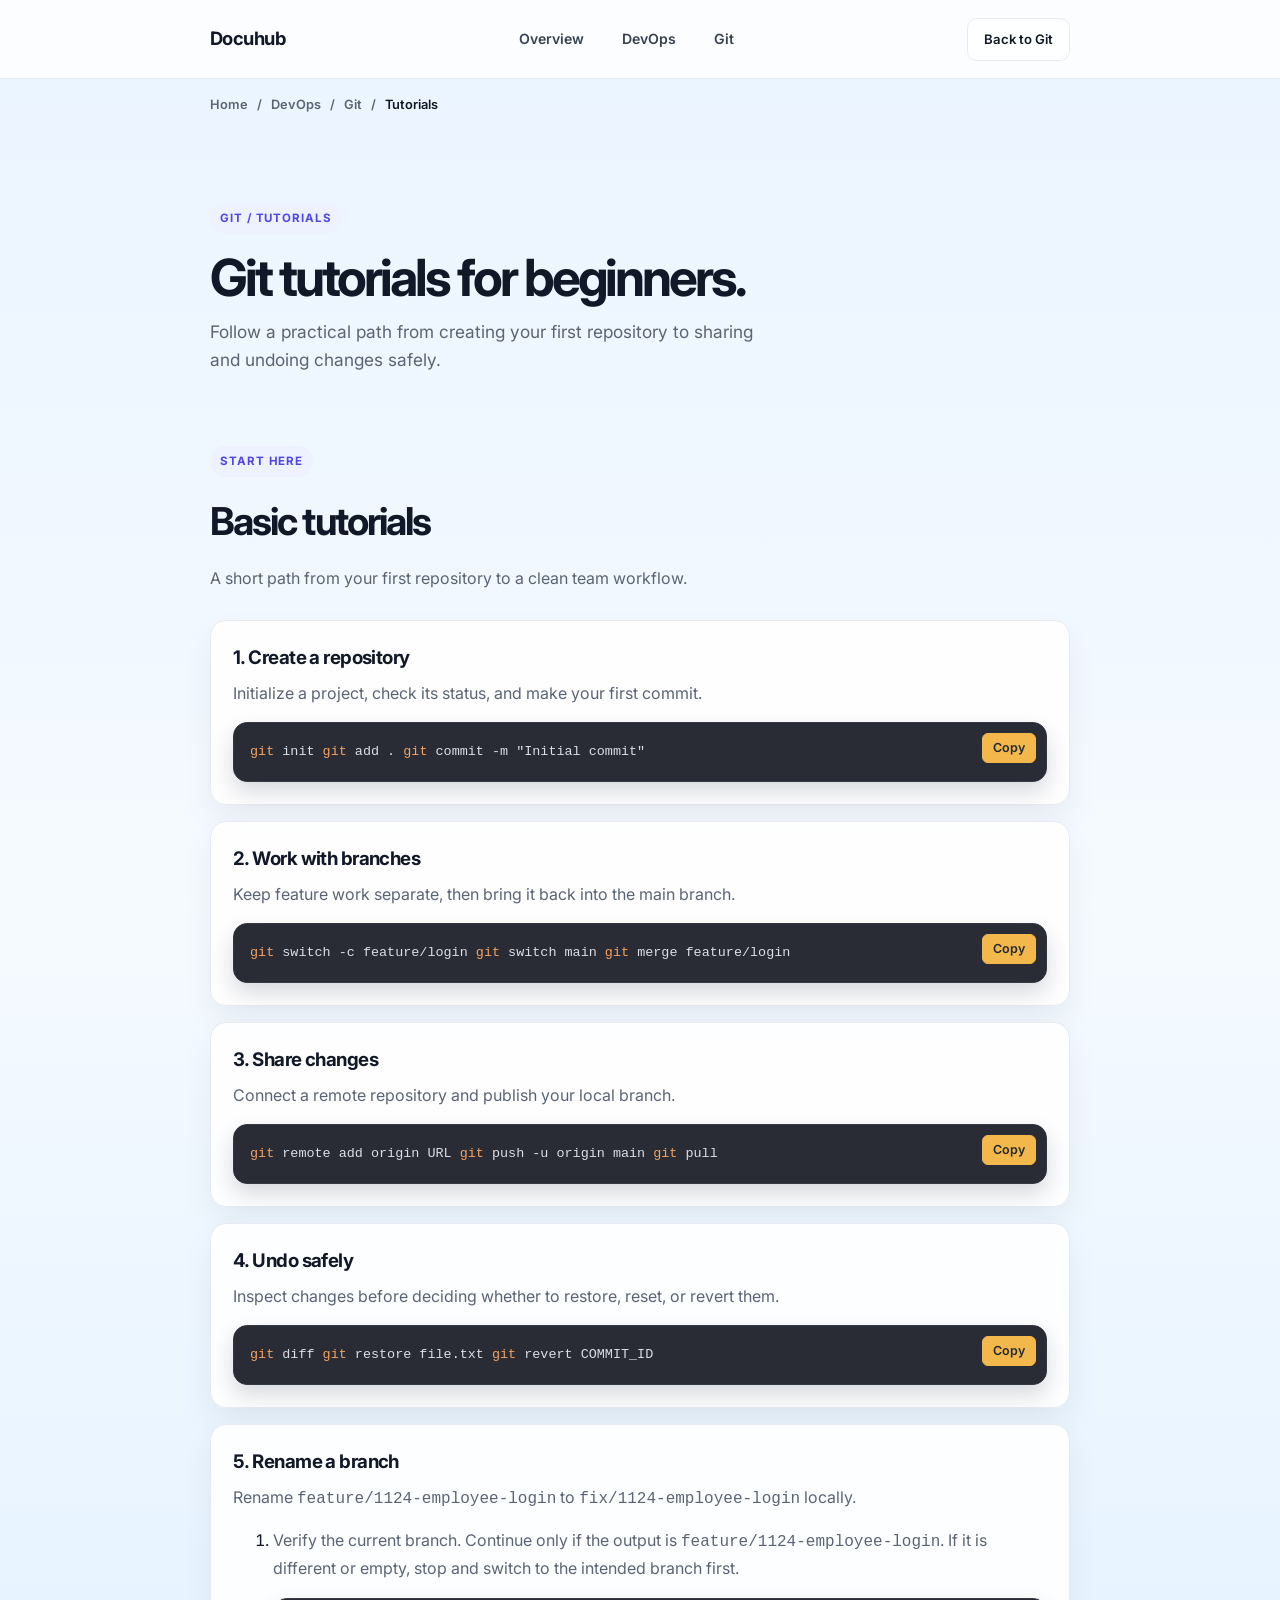
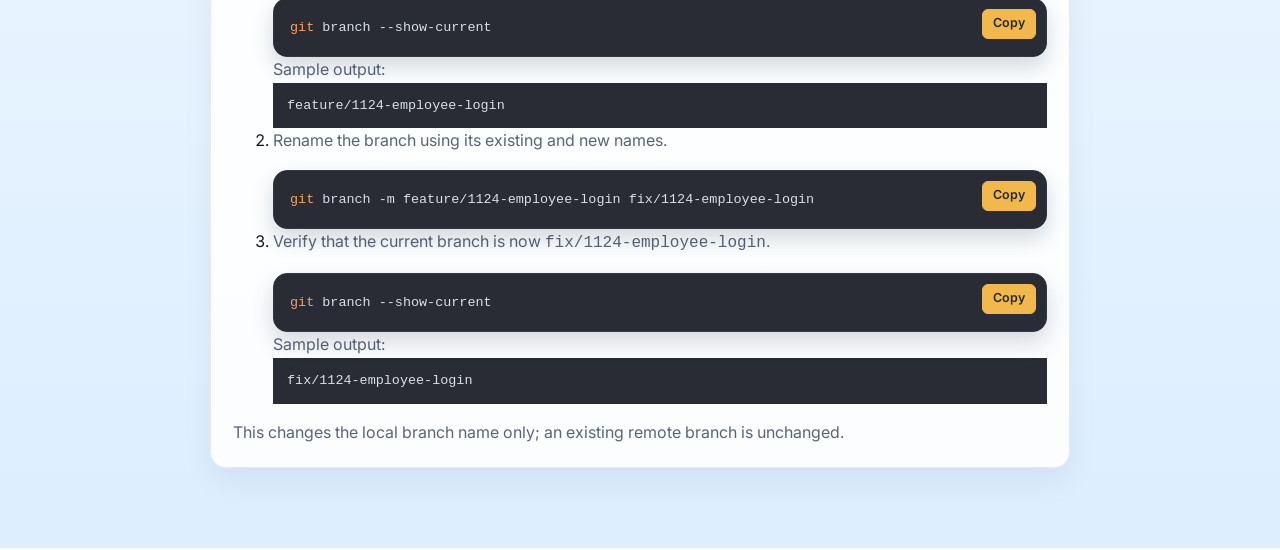
<file: git-tutorials.html>
<!DOCTYPE html>
<html lang="en">
  <head>
    <meta charset="UTF-8" />
    <meta name="viewport" content="width=device-width, initial-scale=1.0" />
    <title>Git Tutorials | Docuhub</title>
    <link rel="preconnect" href="https://fonts.googleapis.com" />
    <link rel="preconnect" href="https://fonts.gstatic.com" crossorigin />
    <link href="https://fonts.googleapis.com/css2?family=Inter:wght@400;500;600;700;800&display=swap" rel="stylesheet" />
    <link rel="stylesheet" href="styles.css" />
  </head>
  <body>
    <header class="site-header">
      <div class="container header-inner">
        <a href="git.html" class="brand">Docuhub</a>
        <nav class="main-nav" aria-label="Primary navigation">
          <a href="index.html#overview">Overview</a>
          <a href="index.html#devops-topics">DevOps</a>
          <a href="git.html">Git</a>
        </nav>
        <a href="git.html" class="header-link">Back to Git</a>
      </div>
    </header>

    <nav class="breadcrumb container" aria-label="Breadcrumb">
      <a href="index.html#overview">Home</a><span>/</span><a href="index.html#devops-topics">DevOps</a><span>/</span><a href="git.html">Git</a><span>/</span><span aria-current="page">Tutorials</span>
    </nav>

    <main class="git-page">
      <section class="hero">
        <div class="container hero-copy">
          <span class="eyebrow">Git / Tutorials</span>
          <h1>Git tutorials for beginners.</h1>
          <p>Follow a practical path from creating your first repository to sharing and undoing changes safely.</p>
        </div>
      </section>

      <section class="git-section">
        <div class="container">
          <div class="section-heading">
            <span class="eyebrow">Start here</span>
            <h2>Basic tutorials</h2>
            <p>A short path from your first repository to a clean team workflow.</p>
          </div>

          <div class="git-grid git-tutorial-list">
            <article class="git-card">
              <h3>1. Create a repository</h3>
              <p>Initialize a project, check its status, and make your first commit.</p>
              <div class="code-snippet"><code class="git-command" data-language="bash" id="git-init-code">git init<br />git add .<br />git commit -m "Initial commit"</code><button class="copy-button" type="button" data-copy-target="git-init-code" aria-label="Copy code">Copy</button></div>
            </article>
            <article class="git-card">
              <h3>2. Work with branches</h3>
              <p>Keep feature work separate, then bring it back into the main branch.</p>
              <div class="code-snippet"><code class="git-command" data-language="bash" id="git-branch-code">git switch -c feature/login<br />git switch main<br />git merge feature/login</code><button class="copy-button" type="button" data-copy-target="git-branch-code" aria-label="Copy code">Copy</button></div>
            </article>
            <article class="git-card">
              <h3>3. Share changes</h3>
              <p>Connect a remote repository and publish your local branch.</p>
              <div class="code-snippet"><code class="git-command" data-language="bash" id="git-share-code">git remote add origin URL<br />git push -u origin main<br />git pull</code><button class="copy-button" type="button" data-copy-target="git-share-code" aria-label="Copy code">Copy</button></div>
            </article>
            <article class="git-card">
              <h3>4. Undo safely</h3>
              <p>Inspect changes before deciding whether to restore, reset, or revert them.</p>
              <div class="code-snippet"><code class="git-command" data-language="bash" id="git-undo-code">git diff<br />git restore file.txt<br />git revert COMMIT_ID</code><button class="copy-button" type="button" data-copy-target="git-undo-code" aria-label="Copy code">Copy</button></div>
            </article>
            <article class="git-card" id="rename-branch">
              <h3>5. Rename a branch</h3>
              <p>Rename <code>feature/1124-employee-login</code> to <code>fix/1124-employee-login</code> locally.</p>
              <ol>
                <li>
                  <p>Verify the current branch. Continue only if the output is <code>feature/1124-employee-login</code>. If it is different or empty, stop and switch to the intended branch first.</p>
                  <div class="code-snippet"><code class="git-command" data-language="bash" id="git-rename-check-code">git branch --show-current</code><button class="copy-button" type="button" data-copy-target="git-rename-check-code" aria-label="Copy code">Copy</button></div>
                  <p>Sample output:</p>
                  <pre class="git-command"><samp>feature/1124-employee-login</samp></pre>
                </li>
                <li>
                  <p>Rename the branch using its existing and new names.</p>
                  <div class="code-snippet"><code class="git-command" data-language="bash" id="git-rename-code">git branch -m feature/1124-employee-login fix/1124-employee-login</code><button class="copy-button" type="button" data-copy-target="git-rename-code" aria-label="Copy code">Copy</button></div>
                </li>
                <li>
                  <p>Verify that the current branch is now <code>fix/1124-employee-login</code>.</p>
                  <div class="code-snippet"><code class="git-command" data-language="bash" id="git-rename-verify-code">git branch --show-current</code><button class="copy-button" type="button" data-copy-target="git-rename-verify-code" aria-label="Copy code">Copy</button></div>
                  <p>Sample output:</p>
                  <pre class="git-command"><samp>fix/1124-employee-login</samp></pre>
                </li>
              </ol>
              <p>This changes the local branch name only; an existing remote branch is unchanged.</p>
            </article>
          </div>
        </div>
      </section>
    </main>
    <script src="script.js"></script>
  </body>
</html>
</file>
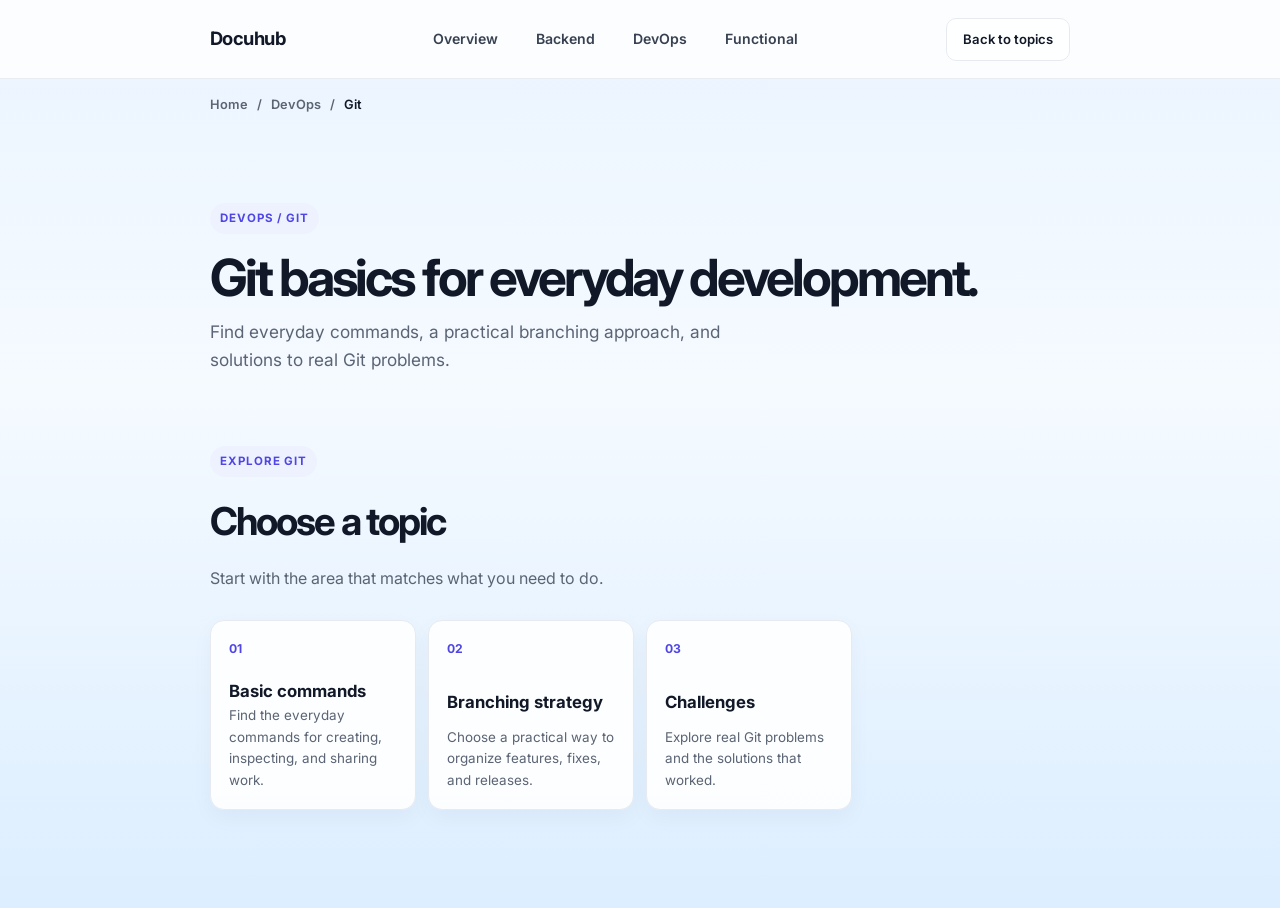
<file: git.html>
<!DOCTYPE html>
<html lang="en">
  <head>
    <meta charset="UTF-8" />
    <meta name="viewport" content="width=device-width, initial-scale=1.0" />
    <title>Git Basics | Docuhub</title>
    <link rel="preconnect" href="https://fonts.googleapis.com" />
    <link rel="preconnect" href="https://fonts.gstatic.com" crossorigin />
    <link href="https://fonts.googleapis.com/css2?family=Inter:wght@400;500;600;700;800&display=swap" rel="stylesheet" />
    <link rel="stylesheet" href="styles.css" />
  </head>
  <body>
    <header class="site-header">
      <div class="container header-inner">
        <a href="index.html" class="brand">Docuhub</a>
        <nav class="main-nav" aria-label="Primary navigation">
          <a href="index.html#overview">Overview</a>
          <a href="index.html#backend-topics">Backend</a>
          <a href="index.html#devops-topics" class="active">DevOps</a>
          <a href="index.html#functional-topics">Functional</a>
        </nav>
        <a href="index.html#devops-topics" class="header-link">Back to topics</a>
      </div>
    </header>

    <nav class="breadcrumb container" aria-label="Breadcrumb">
      <a href="index.html#overview">Home</a><span>/</span><a href="index.html#devops-topics">DevOps</a><span>/</span><span aria-current="page">Git</span>
    </nav>

    <main class="git-page">
      <section class="hero">
        <div class="container hero-copy">
          <span class="eyebrow">DevOps / Git</span>
          <h1>Git basics for everyday development.</h1>
          <p>Find everyday commands, a practical branching approach, and solutions to real Git problems.</p>
        </div>
      </section>

      <section class="git-hub" aria-label="Git topics">
        <div class="container">
          <div class="section-heading">
            <span class="eyebrow">Explore Git</span>
            <h2>Choose a topic</h2>
            <p>Start with the area that matches what you need to do.</p>
          </div>
          <div class="git-topic-cards">
            <a class="git-topic-card" href="git-commands.html"><span class="topic-card-number">01</span><strong>Basic commands</strong><small>Find the everyday commands for creating, inspecting, and sharing work.</small></a>
            <a class="git-topic-card" href="git-branching.html"><span class="topic-card-number">02</span><strong>Branching strategy</strong><small>Choose a practical way to organize features, fixes, and releases.</small></a>
            <a class="git-topic-card" href="git-challenges.html"><span class="topic-card-number">03</span><strong>Challenges</strong><small>Explore real Git problems and the solutions that worked.</small></a>
          </div>
        </div>
      </section>
    </main>
    <script src="script.js"></script>
  </body>
</html>
</file>
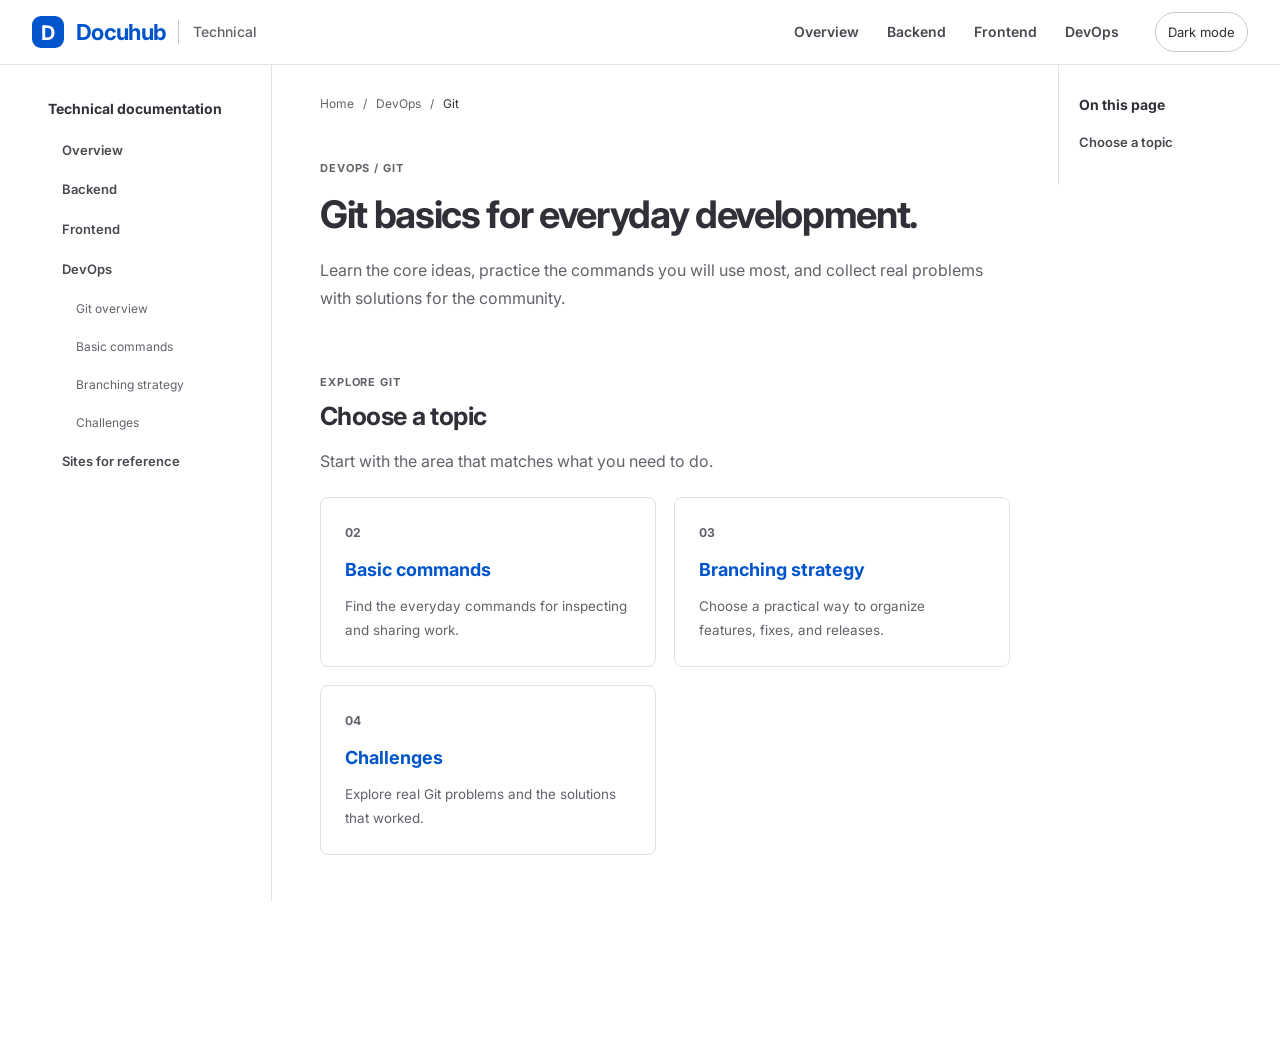
<file: tec/siteforreference.html>
<!DOCTYPE html>
<html lang="en">
  <head>
    <meta charset="UTF-8" />
    <meta name="viewport" content="width=device-width, initial-scale=1.0" />
    <title>Sites for Reference | Docuhub</title>
    <link rel="preconnect" href="https://fonts.googleapis.com" />
    <link rel="preconnect" href="https://fonts.gstatic.com" crossorigin />
    <link href="https://fonts.googleapis.com/css2?family=Inter:wght@400;500;600;700;800&display=swap" rel="stylesheet" />
    <link rel="stylesheet" href="../styles.css" />
    <link rel="stylesheet" href="../docs.css" />
  </head>
  <body>
    
    <header class="site-header">
      <div class="container header-inner">
        <a href="index.html" class="brand">Docuhub</a>
        <nav class="main-nav" aria-label="Primary navigation">
          <a href="index.html#overview">Overview</a>
          <a href="index.html#backend-topics">Backend</a>
          <a href="index.html#devops-topics" class="active">DevOps</a>
        </nav>
        <a href="index.html#devops-topics" class="header-link">Back to topics</a>
      </div>
    </header>

    <nav class="breadcrumb container" aria-label="Breadcrumb">
      <a href="index.html#overview">Home</a><span>/</span><a href="index.html#devops-topics">DevOps</a><span>/</span><span aria-current="page">Git</span>
    </nav>

    <main class="git-page">
      <section class="hero">
        <div class="container hero-copy">
          <span class="eyebrow">DevOps / Git</span>
          <h1>Git basics for everyday development.</h1>
          <p>Learn the core ideas, practice the commands you will use most, and collect real problems with solutions for the community.</p>
        </div>
      </section>

      <section class="git-hub" aria-label="Git topics">
        <div class="container">
          <div class="section-heading">
            <span class="eyebrow">Explore Git</span>
            <h2>Choose a topic</h2>
            <p>Start with the area that matches what you need to do.</p>
          </div>
          <div class="git-topic-cards">
            <a class="git-topic-card" href="git-commands.html"><span class="topic-card-number">02</span><strong>Basic commands</strong><small>Find the everyday commands for inspecting and sharing work.</small></a>
            <a class="git-topic-card" href="git-branching.html"><span class="topic-card-number">03</span><strong>Branching strategy</strong><small>Choose a practical way to organize features, fixes, and releases.</small></a>
            <a class="git-topic-card" href="git-challenges.html"><span class="topic-card-number">04</span><strong>Challenges</strong><small>Explore real Git problems and the solutions that worked.</small></a>
          </div>
        </div>
      </section>
    </main>
    <script src="script.js"></script>
    <script src="../docs.js"></script>
  </body>
</html>
</file>
<file: styles.css>
:root {
  --bg: #f5f7fb;
  --bg-soft: #f9fafb;
  --panel: #ffffff;
  --panel-alt: #f8fafc;
  --line: #e7ebf1;
  --line-strong: #dfe7f1;
  --text: #111827;
  --muted: #5b6474;
  --muted-strong: #374151;
  --primary: #4f46e5;
  --primary-soft: #eef2ff;
  --success: #10b981;
  --warning: #f59e0b;
  --shadow: 0 14px 32px rgba(15, 23, 42, 0.06);
  --radius: 20px;
}

* {
  box-sizing: border-box;
}

html {
  scroll-behavior: smooth;
}

body {
  margin: 0;
  font-family: "Inter", sans-serif;
  background: linear-gradient(180deg, #eaf4ff 0%, #f5faff 42%, #dceeff 100%);
  color: var(--text);
  line-height: 1.6;
}

a {
  color: inherit;
  text-decoration: none;
}

img {
  max-width: 100%;
  display: block;
}

.container {
  width: min(860px, calc(100% - 32px));
  margin: 0 auto;
}

.site-header {
  position: sticky;
  top: 0;
  z-index: 30;
  background: rgba(255, 255, 255, 0.8);
  backdrop-filter: blur(14px);
  border-bottom: 1px solid rgba(231, 235, 241, 0.9);
}

.header-inner {
  height: 78px;
  display: flex;
  align-items: center;
  justify-content: space-between;
  gap: 28px;
}

.brand {
  font-size: 1.15rem;
  font-weight: 700;
  letter-spacing: -0.03em;
}

.main-nav {
  display: flex;
  align-items: center;
  gap: 10px;
  margin-left: auto;
  margin-right: auto;
}

.main-nav a {
  padding: 10px 14px;
  border-radius: 10px;
  color: var(--muted-strong);
  font-size: 0.88rem;
  font-weight: 600;
  transition: background 0.2s ease, color 0.2s ease;
}

.main-nav a:hover,
.main-nav a:focus-visible {
  background: #f3f4f6;
  color: var(--text);
}

.header-link {
  display: inline-flex;
  align-items: center;
  justify-content: center;
  min-height: 38px;
  padding: 10px 16px;
  border: 1px solid var(--line);
  border-radius: 10px;
  color: var(--text);
  background: rgba(255, 255, 255, 0.7);
  font-size: 0.82rem;
  font-weight: 600;
}

.breadcrumb {
  display: flex;
  align-items: center;
  gap: 9px;
  padding-top: 16px;
  color: var(--muted);
  font-size: 0.8rem;
  font-weight: 600;
}

.breadcrumb a:hover,
.breadcrumb a:focus-visible {
  color: var(--primary);
}

.breadcrumb span:last-child {
  color: var(--text);
}

.hero {
  padding: 88px 0 45px;
}

.hero-grid {
  display: grid;
  grid-template-columns: 1fr;
  gap: 32px;
  align-items: start;
}

.eyebrow {
  display: inline-flex;
  align-items: center;
  padding: 6px 10px;
  border-radius: 999px;
  background: var(--primary-soft);
  color: var(--primary);
  font-size: 0.72rem;
  font-weight: 700;
  letter-spacing: 0.08em;
  text-transform: uppercase;
}

.hero-copy h1 {
  margin: 18px 0 16px;
  font-size: clamp(2.8rem, 4vw, 4.4rem);
  line-height: 0.98;
  letter-spacing: -0.06em;
}

.hero-copy p {
  margin: 0;
  max-width: 560px;
  color: var(--muted);
  font-size: 1.08rem;
}

.hero-actions {
  display: flex;
  flex-wrap: wrap;
  gap: 14px;
  margin-top: 28px;
}

.btn {
  display: inline-flex;
  align-items: center;
  justify-content: center;
  min-height: 46px;
  padding: 0 22px;
  border-radius: 12px;
  font-size: 0.92rem;
  font-weight: 600;
  transition: transform 0.2s ease, box-shadow 0.2s ease;
}

.btn:hover {
  transform: translateY(-1px);
}

.btn-primary {
  background: var(--primary);
  color: #fff;
  box-shadow: 0 12px 18px rgba(79, 70, 229, 0.16);
}

.btn-secondary {
  background: var(--panel);
  color: var(--text);
  border: 1px solid var(--line);
}

.stats {
  list-style: none;
  display: flex;
  flex-wrap: wrap;
  gap: 28px;
  padding: 0;
  margin: 36px 0 0;
}

.stats li {
  display: flex;
  flex-direction: column;
  gap: 4px;
}

.stats strong {
  font-size: 1.55rem;
  letter-spacing: -0.04em;
}

.stats span {
  color: var(--muted);
  font-size: 0.8rem;
}

.hero-panel {
  display: flex;
  justify-content: center;
}

.window-shell {
  width: min(100%, 500px);
  background: rgba(255, 255, 255, 0.9);
  border: 1px solid var(--line);
  border-radius: 22px;
  box-shadow: var(--shadow);
  overflow: hidden;
}

.window-bar {
  display: flex;
  align-items: center;
  gap: 8px;
  height: 46px;
  padding: 0 16px;
  background: #f7f9fb;
  border-bottom: 1px solid var(--line);
}

.window-bar span {
  width: 11px;
  height: 11px;
  border-radius: 50%;
  display: inline-block;
}

.window-bar span:nth-child(1) { background: #fbbf24; }
.window-bar span:nth-child(2) { background: #34d399; }
.window-bar span:nth-child(3) { background: #f87171; }

.code-block {
  padding: 22px 20px 24px;
  background: linear-gradient(180deg, #ffffff 0%, #fbfcfe 100%);
  font-family: "SFMono-Regular", Consolas, "Liberation Mono", Menlo, monospace;
  font-size: 0.88rem;
  color: #1f2937;
}

.code-line {
  margin: 0 0 10px;
  color: #334155;
  letter-spacing: -0.02em;
}

.code-line.comment {
  color: #64748b;
}

.token-key {
  color: #4f46e5;
}

.token-keyword {
  color: #0f766e;
}

.docs-section,
.feature-section {
  padding: 28px 0 64px;
}

.section-heading {
  margin-bottom: 28px;
}

.section-heading h2,
.feature-copy h2 {
  margin: 14px 0 0;
  font-size: clamp(2rem, 3vw, 2.6rem);
  letter-spacing: -0.05em;
}

.card-grid {
  display: grid;
  grid-template-columns: 1fr;
  gap: 22px;
}

.doc-card {
  background: rgba(255, 255, 255, 0.9);
  border: 1px solid var(--line);
  border-radius: 18px;
  padding: 22px 20px 18px;
  box-shadow: 0 8px 22px rgba(15, 23, 42, 0.02);
}

.card-head {
  display: flex;
  align-items: center;
  justify-content: space-between;
  gap: 12px;
}

.chip {
  display: inline-flex;
  align-items: center;
  min-height: 26px;
  padding: 4px 9px;
  border-radius: 999px;
  font-size: 0.7rem;
  font-weight: 700;
}

.chip-backend {
  background: #eef2ff;
  color: #4338ca;
}

.doc-card h3 {
  margin: 22px 0 8px;
  font-size: 1.16rem;
  letter-spacing: -0.03em;
}

.doc-card p {
  margin: 0;
  color: var(--muted);
  font-size: 0.9rem;
}

.reference-links {
  max-width: 640px;
  margin-inline: auto;
}

.reference-links h3 {
  margin-top: 20px;
  margin-bottom: 14px;
}

.reference-links p + p {
  margin-top: 10px;
}

.reference-links p a {
  display: flex;
  align-items: center;
  justify-content: space-between;
  gap: 16px;
  min-height: 54px;
  padding: 12px 15px;
  border: 1px solid var(--line);
  border-left: 3px solid var(--primary);
  border-radius: 8px;
  background: var(--panel-alt);
  color: var(--muted-strong);
  font-weight: 600;
  transition: border-color 0.18s ease, background 0.18s ease, color 0.18s ease, transform 0.18s ease;
}

.reference-links p a::after {
  content: "↗";
  flex: 0 0 auto;
  color: var(--primary);
  font-size: 1.1rem;
}

.reference-links p a:hover,
.reference-links p a:focus-visible {
  border-color: var(--primary);
  background: var(--primary-soft);
  color: var(--primary);
  transform: translateX(2px);
}

.reference-links p a:focus-visible {
  outline: 3px solid rgba(79, 70, 229, 0.25);
  outline-offset: 3px;
}

.feature-section {
  padding-top: 8px;
}

.feature-layout {
  display: grid;
  grid-template-columns: minmax(0, 1fr) 280px;
  gap: 28px;
  align-items: start;
}

.feature-copy p {
  max-width: 640px;
  color: var(--muted);
}

.topic-panel {
  padding: 22px;
  border: 1px solid var(--line);
  border-radius: 16px;
  background: rgba(255, 255, 255, 0.9);
  box-shadow: var(--shadow);
}

.topic-panel h3 {
  margin: 0 0 14px;
  font-size: 1.25rem;
  letter-spacing: -0.04em;
}

.topic-panel ul {
  list-style: none;
  margin: 0;
  padding: 0;
  display: grid;
  gap: 10px;
}

.topic-panel li {
  padding: 11px 12px;
  border-radius: 10px;
  background: var(--panel-alt);
  color: var(--muted-strong);
  font-size: 0.92rem;
  font-weight: 600;
}

.topics-section {
  padding: 88px 0 72px;
}

.section-heading p {
  max-width: 620px;
  margin: 14px 0 0;
  color: var(--muted);
}

.topic-list {
  display: grid;
  gap: 12px;
}

.topic-item {
  display: grid;
  grid-template-columns: 42px 1fr;
  gap: 16px;
  align-items: start;
  padding: 20px;
  border: 1px solid var(--line);
  border-radius: 14px;
  background: rgba(255, 255, 255, 0.86);
  transition: border-color 0.2s ease, box-shadow 0.2s ease, transform 0.2s ease;
}

.topic-item:hover,
.topic-item:focus-visible {
  border-color: #c7d2fe;
  box-shadow: 0 10px 24px rgba(79, 70, 229, 0.08);
  transform: translateY(-1px);
}

.topic-number {
  color: var(--primary);
  font-size: 0.78rem;
  font-weight: 700;
  padding-top: 3px;
}

.topic-item strong,
.topic-item small {
  display: block;
}

.interview-section {
  margin-top: 72px;
  padding-top: 42px;
  border-top: 1px solid var(--line);
}

.javascript-topics {
  padding-top: 52px;
}

.frontend-topic-grid {
  max-width: 620px;
}

.frontend-topic-card {
  display: block;
  color: inherit;
  transition: border-color 0.18s ease, box-shadow 0.18s ease, transform 0.18s ease;
}

.frontend-topic-card:hover,
.frontend-topic-card:focus-visible {
  border-color: #138a83;
  box-shadow: 0 12px 26px rgba(19, 138, 131, 0.12);
  transform: translateY(-2px);
}

.frontend-topic-card:focus-visible {
  outline: 3px solid rgba(19, 138, 131, 0.25);
  outline-offset: 3px;
}

.frontend-topic-action {
  display: inline-flex;
  align-items: center;
  gap: 8px;
  margin-top: 18px;
  color: #087c75;
  font-size: 0.88rem;
  font-weight: 700;
}

.topic-back-link {
  display: inline-flex;
  margin-bottom: 24px;
  color: var(--muted-strong);
  font-size: 0.88rem;
  font-weight: 600;
}

.topic-back-link:hover,
.topic-back-link:focus-visible {
  color: #087c75;
}

.integration-topic {
  scroll-margin-top: 100px;
}

.integration-topic h3 {
  margin: 28px 0 8px;
  font-size: 1.08rem;
}

.integration-topic > p {
  margin: 0;
  color: var(--muted);
}

.integration-capabilities,
.integration-products {
  display: grid;
  grid-template-columns: repeat(auto-fit, minmax(190px, 1fr));
  gap: 10px 24px;
  margin: 12px 0 0;
  padding-left: 20px;
  color: var(--muted-strong);
}

.javascript-topics .section-heading {
  margin-bottom: 34px;
}

.javascript-guide {
  border-top: 1px solid var(--line);
}

.javascript-step {
  padding: 28px 0;
  border-bottom: 1px solid var(--line);
}

.javascript-step-heading {
  display: grid;
  grid-template-columns: 36px minmax(0, 1fr);
  gap: 14px;
  align-items: start;
  margin-bottom: 18px;
}

.javascript-step-number {
  display: grid;
  place-items: center;
  width: 32px;
  height: 32px;
  border-radius: 50%;
  background: var(--primary-soft);
  color: var(--primary);
  font-size: 0.76rem;
  font-weight: 700;
}

.javascript-step-heading h3 {
  margin: 2px 0 4px;
  font-size: 1.12rem;
}

.javascript-step-heading p {
  max-width: 680px;
  margin: 0;
  color: var(--muted);
  font-size: 0.9rem;
}

.javascript-step .code-snippet {
  margin-top: 0;
}

.javascript-guide .syntax-keyword {
  color: #c586c0;
}

.javascript-guide .syntax-string {
  color: #ce9178;
}

.javascript-guide .syntax-tag {
  color: #569cd6;
}

.javascript-guide .syntax-literal {
  color: #4ec9b0;
}

.javascript-note {
  margin-top: 22px;
  padding: 2px 0 2px 16px;
  border-left: 3px solid #138a83;
}

.javascript-note strong {
  color: var(--text);
  font-size: 0.9rem;
}

.javascript-note p {
  margin: 4px 0 0;
  color: var(--muted);
  font-size: 0.88rem;
}

.question-list {
  display: grid;
  gap: 10px;
}

.question-item {
  border: 1px solid var(--line);
  border-radius: 14px;
  background: rgba(255, 255, 255, 0.86);
  overflow: hidden;
}

.question-item summary {
  cursor: pointer;
  padding: 18px 20px;
  color: var(--text);
  font-size: 0.98rem;
  font-weight: 700;
  list-style-position: inside;
}

.question-item summary::marker {
  color: var(--primary);
}

.question-item p {
  margin: 0;
  padding: 0 20px 20px 40px;
  color: var(--muted);
  font-size: 0.92rem;
}

.question-item code {
  padding: 2px 5px;
  border-radius: 5px;
  background: var(--primary-soft);
  color: var(--primary);
  font-family: "SFMono-Regular", Consolas, monospace;
  font-size: 0.86em;
}

.topic-item strong {
  margin-bottom: 5px;
  font-size: 1rem;
}

.topic-item small {
  color: var(--muted);
  font-size: 0.88rem;
}

.git-page {
  padding-bottom: 80px;
}

.git-hub {
  padding: 28px 0 18px;
}

.git-topic-cards {
  display: grid;
  grid-template-columns: repeat(4, minmax(0, 1fr));
  gap: 12px;
}

.git-topic-card {
  display: flex;
  min-height: 170px;
  flex-direction: column;
  justify-content: space-between;
  padding: 18px;
  border: 1px solid var(--line);
  border-radius: 14px;
  background: rgba(255, 255, 255, 0.9);
  box-shadow: 0 8px 22px rgba(15, 23, 42, 0.04);
  transition: border-color 0.2s ease, box-shadow 0.2s ease, transform 0.2s ease;
}

.git-topic-card:hover,
.git-topic-card:focus-visible {
  border-color: #a5b4fc;
  box-shadow: 0 12px 24px rgba(79, 70, 229, 0.1);
  transform: translateY(-2px);
}

.topic-card-number {
  color: var(--primary);
  font-size: 0.76rem;
  font-weight: 700;
}

.git-topic-card strong {
  display: block;
  margin-top: 20px;
  font-size: 1.05rem;
}

.git-topic-card small {
  color: var(--muted);
  font-size: 0.84rem;
}

.git-section {
  padding: 28px 0 0;
  scroll-margin-top: 102px;
}

.git-layout {
  display: grid;
  grid-template-columns: minmax(0, 1fr) 220px;
  gap: 34px;
  align-items: start;
}

.git-main .container {
  width: auto;
}

.git-toc {
  position: sticky;
  top: 102px;
  margin-top: 32px;
  padding: 18px;
  border-left: 1px solid var(--line-strong);
}

.git-toc nav {
  display: grid;
  gap: 12px;
  margin-top: 14px;
}

.git-toc a {
  color: var(--muted);
  font-size: 0.86rem;
  font-weight: 600;
}

.git-toc a:hover,
.git-toc a:focus-visible {
  color: var(--primary);
}

.git-grid {
  display: grid;
  grid-template-columns: repeat(2, minmax(0, 1fr));
  gap: 16px;
}

.git-grid.git-tutorial-list {
  grid-template-columns: minmax(0, 1fr);
}

.git-card,
.submission-card {
  padding: 22px;
  border: 1px solid var(--line);
  border-radius: 16px;
  background: rgba(255, 255, 255, 0.9);
  box-shadow: var(--shadow);
}

.git-card h3,
.submission-card h2 {
  margin: 0 0 8px;
  letter-spacing: -0.03em;
}

.git-card p,
.submission-card p {
  margin: 0;
  color: var(--muted);
}

.git-card code,
.git-command {
  font-family: "SFMono-Regular", Consolas, "Liberation Mono", Menlo, monospace;
}

.git-command {
  display: block;
  margin: 0;
  padding: 12px 14px;
  overflow-x: auto;
  border-radius: 10px 10px 0 0;
  background: #292c34;
  color: #d9dee9;
  font-size: 0.84rem;
}

.code-snippet {
  position: relative;
  margin-top: 16px;
  overflow: hidden;
  border: 1px solid #353943;
  border-radius: 10px;
  background: #292c34;
  box-shadow: 0 10px 22px rgba(15, 23, 42, 0.16);
}

.code-header {
  padding: 12px 20px;
  background: #292c34;
  color: #eef1f7;
  font-size: 0.88rem;
  font-weight: 700;
}

.code-footer {
  display: flex;
  align-items: center;
  justify-content: space-between;
  min-height: 62px;
  padding: 10px 18px 10px 20px;
  border-top: 1px solid #393d47;
  background: #292c34;
  color: #e7eaf0;
  font-size: 0.84rem;
}

.copy-button {
  position: relative;
  width: 32px;
  height: 32px;
  padding: 0;
  border: 0;
  background: transparent;
  color: #d8dee9;
  cursor: pointer;
  font: 600 0.78rem/1.2 "Inter", sans-serif;
  font-size: 0;
  text-align: center;
  transition: background 0.2s ease;
}

.copy-button::before,
.copy-button::after {
  position: absolute;
  display: block;
  width: 11px;
  height: 13px;
  border: 2px solid currentColor;
  border-radius: 2px;
  content: "";
}

.copy-button::before {
  transform: translate(5px, 2px);
}

.copy-button::after {
  transform: translate(1px, -2px);
  background: #292c34;
}

.copy-button:hover,
.copy-button:focus-visible {
  color: #ffffff;
}

.code-snippet > .copy-button {
  position: absolute;
  top: 10px;
  right: 10px;
  z-index: 2;
  display: block;
  width: auto;
  min-width: 52px;
  height: 30px;
  padding: 0 10px;
  border: 1px solid #f2b84b;
  border-radius: 6px;
  background: #f2b84b;
  color: #242832;
  font: 600 0.78rem/1.2 "Inter", sans-serif;
  font-size: 0.78rem;
  text-align: center;
}

.code-snippet > .copy-button::before,
.code-snippet > .copy-button::after {
  display: none;
}

.code-snippet > .copy-button:hover,
.code-snippet > .copy-button:focus-visible {
  background: #ffd166;
  color: #161a21;
}

.code-snippet > .git-command,
.code-snippet > pre {
  padding: 18px 88px 18px 16px;
  border-radius: 10px;
}

.code-snippet > .git-command,
.code-snippet > pre,
.code-snippet > .git-command *,
.code-snippet > pre * {
  color: #d9dee9;
}

.code-snippet .syntax-command,
.code-snippet .syntax-keyword {
  color: #f4a261;
}

.code-snippet .syntax-string,
.code-snippet .syntax-tag {
  color: #8ed081;
}

.code-snippet .syntax-comment {
  color: #8993a4;
}

.code-snippet .syntax-literal {
  color: #c792ea;
}

.git-command {
  padding: 18px 88px 18px 16px;
  border-radius: 10px;
}

.git-issue pre {
  padding: 18px 88px 18px 16px;
  border-radius: 10px;
}

.copy-button {
  position: absolute;
  top: 10px;
  right: 10px;
  z-index: 1;
  width: auto;
  min-width: 52px;
  height: 30px;
  padding: 0 10px;
  border: 1px solid #555b68;
  border-radius: 6px;
  background: #343842;
  color: #e7eaf0;
  font-size: 0.78rem;
  text-align: center;
}

.copy-button::before,
.copy-button::after {
  display: none;
}

.copy-button:hover,
.copy-button:focus-visible {
  background: #454b58;
  color: #ffffff;
}

.code-header {
  letter-spacing: 0.04em;
  text-transform: lowercase;
}

.copy-button {
  width: auto;
  min-width: 52px;
  height: 32px;
  padding: 0 10px;
  border: 1px solid #555b68;
  border-radius: 6px;
  background: #343842;
  color: #e7eaf0;
  font-size: 0.76rem;
  text-align: center;
}

.copy-button::before,
.copy-button::after {
  display: none;
}

.copy-button:hover,
.copy-button:focus-visible {
  background: #454b58;
}

.copy-button {
  display: block;
  width: 100%;
  min-width: 0;
  height: auto;
  padding: 10px 14px;
  border: 0;
  border-top: 1px solid #4a4f5b;
  border-radius: 0;
  background: #343842;
  font-size: 0.78rem;
  font-weight: 600;
  text-align: right;
}

.syntax-command,
.syntax-keyword {
  color: #f4a261;
}

.syntax-string,
.syntax-tag {
  color: #8ed081;
}

.syntax-comment {
  color: #8993a4;
  font-style: italic;
}

.syntax-literal {
  color: #c792ea;
}

.submission-card {
  margin-top: 28px;
}

.submission-form {
  display: grid;
  gap: 14px;
  margin-top: 20px;
}

.submission-form label {
  display: grid;
  gap: 6px;
  color: var(--muted-strong);
  font-size: 0.88rem;
  font-weight: 600;
}

.submission-form input,
.submission-form textarea {
  width: 100%;
  padding: 11px 12px;
  border: 1px solid var(--line-strong);
  border-radius: 10px;
  color: var(--text);
  font: inherit;
  background: var(--panel);
}

.submission-form textarea {
  min-height: 110px;
  resize: vertical;
}

.submission-note {
  margin-top: 12px !important;
  font-size: 0.82rem;
}

.git-issue {
  margin-top: 34px;
  padding-top: 28px;
  border-top: 1px solid var(--line);
}

.git-issue h3 {
  margin: 12px 0 10px;
  font-size: 1.35rem;
  letter-spacing: -0.03em;
}

.git-issue p {
  margin: 0 0 16px;
}

.git-issue .issue-intro {
  margin-bottom: 22px;
}

.issue-label {
  display: block;
  margin-bottom: 6px;
  color: var(--text);
  font-size: 0.88rem;
  font-weight: 700;
}

.git-issue pre {
  margin: 0;
  padding: 16px;
  overflow-x: auto;
  border-radius: 0;
  background: #292c34;
  color: #d9dee9;
  font: 0.82rem/1.6 "SFMono-Regular", Consolas, "Liberation Mono", Menlo, monospace;
}

.git-issue a {
  color: var(--primary);
  font-weight: 600;
}

[hidden] {
  display: none !important;
}

@media (max-width: 900px) {
  .hero-grid,
  .feature-layout,
  .card-grid,
  .git-grid,
  .git-layout,
  .git-topic-cards {
    grid-template-columns: 1fr;
  }

  .git-toc {
    position: static;
    grid-row: 1;
    margin-top: 28px;
    border-top: 1px solid var(--line-strong);
    border-left: 0;
  }

  .git-toc nav {
    grid-template-columns: repeat(3, 1fr);
  }

  .header-inner {
    gap: 14px;
  }

  .main-nav {
    gap: 6px;
  }
}

@media (max-width: 640px) {
  .header-inner {
    height: auto;
    padding: 14px 0;
    flex-wrap: wrap;
    justify-content: center;
  }

  .brand {
    width: 100%;
    text-align: center;
  }

  .main-nav {
    order: 3;
    width: 100%;
    justify-content: center;
    flex-wrap: wrap;
  }

  .header-link {
    display: none;
  }

  .hero {
    padding-top: 56px;
  }

  .hero-copy h1 {
    font-size: 3rem;
  }

  .feature-layout {
    grid-template-columns: 1fr;
  }

  .git-toc nav {
    grid-template-columns: 1fr;
  }
}
body {
  margin: 0;
  font-family: "Inter", sans-serif;
  background: linear-gradient(180deg, #eaf4ff 0%, #f5faff 42%, #dceeff 100%);
  color: var(--text);
  line-height: 1.6;
}
.site-header {
  position: sticky;
  top: 0;
  z-index: 30;
  background: rgba(255, 255, 255, 0.8);
  border-bottom: 1px solid rgba(231, 235, 241, 0.9);
}

.header-inner {
  height: 78px;
  display: flex;
  align-items: center;
  justify-content: space-between;
  gap: 28px;
}

.brand {
  font-size: 1.15rem;
  font-weight: 700;
  letter-spacing: -0.03em;
}

.main-nav {
  display: flex;
  align-items: center;
  gap: 10px;
  margin-left: auto;
  margin-right: auto;
}

.main-nav a {
  padding: 10px 14px;
  border-radius: 10px;
  color: var(--muted-strong);
  font-size: 0.88rem;
  font-weight: 600;
  transition: background 0.2s ease, color 0.2s ease;
}

.main-nav a:hover,
.main-nav a:focus-visible {
  background: #f3f4f6;
  color: var(--text);
}

.header-link {
  display: inline-flex;
  align-items: center;
  justify-content: center;
  min-height: 38px;
  padding: 10px 16px;
  border: 1px solid var(--line);
  border-radius: 10px;
  color: var(--text);
  background: rgba(255, 255, 255, 0.7);
  font-size: 0.82rem;
  font-weight: 600;
}

.hero {
  padding: 88px 0 45px;
}

.hero-grid {
  display: grid;
  grid-template-columns: 1fr;
  gap: 32px;
  align-items: start;
}

.eyebrow {
  display: inline-flex;
  align-items: center;
  padding: 6px 10px;
  border-radius: 999px;
  background: var(--primary-soft);
  color: var(--primary);
  font-size: 0.72rem;
  font-weight: 700;
  letter-spacing: 0.08em;
  text-transform: uppercase;
}

.hero-copy h1 {
  margin: 18px 0 16px;
  font-size: clamp(2.8rem, 4vw, 4.4rem);
  line-height: 0.98;
  letter-spacing: -0.06em;
}

.hero-copy p {
  margin: 0;
  max-width: 560px;
  color: var(--muted);
  font-size: 1.08rem;
}

.hero-actions {
  display: flex;
  flex-wrap: wrap;
  gap: 14px;
  margin-top: 28px;
}

.btn {
  display: inline-flex;
  align-items: center;
  justify-content: center;
  min-height: 46px;
  padding: 0 22px;
  border-radius: 12px;
  font-size: 0.92rem;
  font-weight: 600;
  transition: transform 0.2s ease, box-shadow 0.2s ease;
}

.btn:hover {
  transform: translateY(-1px);
}

.btn-primary {
  background: var(--primary);
  color: #fff;
  box-shadow: 0 12px 18px rgba(79, 70, 229, 0.16);
}

.btn-secondary {
  background: var(--panel);
  color: var(--text);
  border: 1px solid var(--line);
}

.stats {
  list-style: none;
  display: flex;
  flex-wrap: wrap;
  gap: 28px;
  padding: 0;
  margin: 36px 0 0;
}

.stats li {
  display: flex;
  flex-direction: column;
  gap: 4px;
}

.stats strong {
  font-size: 1.55rem;
  letter-spacing: -0.04em;
}

.stats span {
  color: var(--muted);
  font-size: 0.8rem;
}

.hero-panel {
  display: flex;
  justify-content: center;
}

.window-shell {
  width: min(100%, 500px);
  background: rgba(255, 255, 255, 0.9);
  border: 1px solid var(--line);
  border-radius: 22px;
  box-shadow: var(--shadow);
  overflow: hidden;
}

.window-bar {
  display: flex;
  align-items: center;
  gap: 8px;
  height: 46px;
  padding: 0 16px;
  background: #f7f9fb;
  border-bottom: 1px solid var(--line);
}

.window-bar span {
  width: 11px;
  height: 11px;
  border-radius: 50%;
  display: inline-block;
}

.window-bar span:nth-child(1) { background: #fbbf24; }
.window-bar span:nth-child(2) { background: #34d399; }
.window-bar span:nth-child(3) { background: #f87171; }

.code-block {
  padding: 22px 20px 24px;
  background: linear-gradient(180deg, #ffffff 0%, #fbfcfe 100%);
  font-family: "SFMono-Regular", Consolas, "Liberation Mono", Menlo, monospace;
  font-size: 0.88rem;
  color: #1f2937;
}

.code-line {
  margin: 0 0 10px;
  color: #334155;
  letter-spacing: -0.02em;
}

.code-line.comment {
  color: #64748b;
}

.token-key {
  color: #4f46e5;
}

.token-keyword {
  color: #0f766e;
}

.docs-section,
.feature-section {
  padding: 28px 0 64px;
}

.section-heading {
  margin-bottom: 28px;
}

.section-heading h2,
.feature-copy h2 {
  margin: 14px 0 0;
  font-size: clamp(2rem, 3vw, 2.6rem);
  letter-spacing: -0.05em;
}

.card-grid {
  display: grid;
  grid-template-columns: 1fr;
  gap: 22px;
}

.doc-card {
  background: rgba(255, 255, 255, 0.9);
  border: 1px solid var(--line);
  border-radius: 18px;
  padding: 22px 20px 18px;
  box-shadow: 0 8px 22px rgba(15, 23, 42, 0.02);
}

.card-head {
  display: flex;
  justify-content: space-between;
  align-items: center;
  gap: 12px;
  margin-bottom: 18px;
}

.chip {
  display: inline-flex;
  align-items: center;
  justify-content: center;
  padding: 7px 11px;
  border-radius: 999px;
  font-size: 0.72rem;
  font-weight: 700;
  letter-spacing: 0.04em;
  text-transform: uppercase;
}

.chip-backend {
  background: #eef2ff;
  color: #4338ca;
}

.chip-frontend {
  background: #ecfeff;
  color: #0f766e;
}

.chip-ai {
  background: #fef3c7;
  color: #b45309;
}

.meta {
  color: var(--muted);
  font-size: 0.74rem;
  font-weight: 600;
}

.doc-card h3 {
  margin: 0 0 12px;
  font-size: 1.6rem;
  letter-spacing: -0.04em;
}

.doc-card p {
  margin: 0 0 16px;
  color: var(--muted);
}

.doc-card ul {
  list-style: none;
  padding: 0;
  margin: 0;
  display: grid;
  gap: 8px;
}

.doc-card li {
  position: relative;
  padding-left: 16px;
  color: var(--muted-strong);
  font-size: 0.9rem;
}

.doc-card li::before {
  content: "•";
  position: absolute;
  left: 0;
  color: var(--primary);
}

.feature-layout {
  display: grid;
  grid-template-columns: 1fr;
  gap: 24px;
  align-items: start;
}

.feature-copy p {
  margin: 16px 0 0;
  color: var(--muted);
  max-width: 720px;
}

.feature-list {
  display: grid;
  gap: 18px;
  margin-top: 30px;
}

.feature-item {
  display: flex;
  align-items: flex-start;
  gap: 14px;
  padding: 14px 14px 14px 0;
  border-top: 1px solid var(--line);
}

.feature-item:first-child {
  border-top: none;
  padding-top: 0;
}

.feature-bullet {
  width: 11px;
  height: 11px;
  border-radius: 50%;
  margin-top: 8px;
  background: linear-gradient(135deg, var(--primary) 0%, #8b5cf6 100%);
  box-shadow: 0 0 0 6px rgba(79, 70, 229, 0.08);
}

.feature-item h4 {
  margin: 0 0 4px;
  font-size: 1.05rem;
}

.feature-item p {
  margin: 0;
  color: var(--muted);
  font-size: 0.93rem;
}

.topic-panel {
  background: var(--panel);
  border: 1px solid var(--line);
  border-radius: 18px;
  padding: 22px 20px;
  box-shadow: var(--shadow);
}

.topic-panel h3 {
  margin: 0 0 14px;
  font-size: 1.25rem;
  letter-spacing: -0.04em;
}

.topic-panel ul {
  list-style: none;
  margin: 0;
  padding: 0;
  display: grid;
  gap: 10px;
}

.topic-panel li {
  padding: 11px 12px;
  border-radius: 10px;
  background: var(--panel-alt);
  color: var(--muted-strong);
  font-size: 0.92rem;
  font-weight: 600;
}

.topics-section {
  padding: 88px 0 72px;
}

.section-heading p {
  max-width: 620px;
  margin: 14px 0 0;
  color: var(--muted);
}

.topic-list {
  display: grid;
  gap: 12px;
}

.topic-item {
  display: grid;
  grid-template-columns: 42px 1fr;
  gap: 16px;
  align-items: start;
  padding: 20px;
  border: 1px solid var(--line);
  border-radius: 14px;
  background: rgba(255, 255, 255, 0.86);
  transition: border-color 0.2s ease, box-shadow 0.2s ease, transform 0.2s ease;
}

.topic-item:hover,
.topic-item:focus-visible {
  border-color: #c7d2fe;
  box-shadow: 0 10px 24px rgba(79, 70, 229, 0.08);
  transform: translateY(-1px);
}

.topic-number {
  color: var(--primary);
  font-size: 0.78rem;
  font-weight: 700;
  padding-top: 3px;
}

.topic-item strong,
.topic-item small {
  display: block;
}

.interview-section {
  margin-top: 72px;
  padding-top: 42px;
  border-top: 1px solid var(--line);
}

.question-list {
  display: grid;
  gap: 10px;
}

.question-item {
  border: 1px solid var(--line);
  border-radius: 14px;
  background: rgba(255, 255, 255, 0.86);
  overflow: hidden;
}

.question-item summary {
  cursor: pointer;
  padding: 18px 20px;
  color: var(--text);
  font-size: 0.98rem;
  font-weight: 700;
  list-style-position: inside;
}

.question-item summary::marker {
  color: var(--primary);
}

.question-item p {
  margin: 0;
  padding: 0 20px 20px 40px;
  color: var(--muted);
  font-size: 0.92rem;
}

.question-item code {
  padding: 2px 5px;
  border-radius: 5px;
  background: var(--primary-soft);
  color: var(--primary);
  font-family: "SFMono-Regular", Consolas, monospace;
  font-size: 0.86em;
}

.topic-item strong {
  margin-bottom: 5px;
  font-size: 1rem;
}

.topic-item small {
  color: var(--muted);
  font-size: 0.88rem;
}

.git-page {
  padding-bottom: 80px;
}

.git-section {
  padding: 28px 0 0;
  scroll-margin-top: 102px;
}

.git-layout {
  display: grid;
  grid-template-columns: minmax(0, 1fr) 220px;
  gap: 34px;
  align-items: start;
}

.git-main .container {
  width: auto;
}

.git-toc {
  position: sticky;
  top: 102px;
  margin-top: 32px;
  padding: 18px;
  border-left: 1px solid var(--line-strong);
}

.git-toc nav {
  display: grid;
  gap: 12px;
  margin-top: 14px;
}

.git-toc a {
  color: var(--muted);
  font-size: 0.86rem;
  font-weight: 600;
}

.git-toc a:hover,
.git-toc a:focus-visible {
  color: var(--primary);
}

.git-grid {
  display: grid;
  grid-template-columns: repeat(2, minmax(0, 1fr));
  gap: 16px;
}

.git-card,
.submission-card {
  padding: 22px;
  border: 1px solid var(--line);
  border-radius: 16px;
  background: rgba(255, 255, 255, 0.9);
  box-shadow: var(--shadow);
}

.git-card h3,
.submission-card h2 {
  margin: 0 0 8px;
  letter-spacing: -0.03em;
}

.git-card p,
.submission-card p {
  margin: 0;
  color: var(--muted);
}

.git-card code,
.git-command {
  font-family: "SFMono-Regular", Consolas, "Liberation Mono", Menlo, monospace;
}

.git-command {
  display: block;
  margin: 0;
  padding: 12px 14px;
  overflow-x: auto;
  border-radius: 6px 6px 0 0;
  background: #f3f0e8;
  color: #243b32;
  font-size: 0.84rem;
}

.code-snippet {
  position: relative;
  margin-top: 16px;
  overflow: hidden;
  border: 1px solid #c7bda7;
  border-radius: 6px;
  box-shadow: 0 8px 18px rgba(73, 63, 44, 0.12);
}

.copy-button {
  display: block;
  width: 100%;
  padding: 9px 14px;
  border: 0;
  border-top: 1px solid #d8cfbc;
  background: #315c48;
  color: #f4f7e9;
  cursor: pointer;
  font: 600 0.78rem/1.2 "Inter", sans-serif;
  text-align: right;
  transition: background 0.2s ease;
}

.copy-button:hover,
.copy-button:focus-visible {
  background: #3f7459;
}

.submission-card {
  margin-top: 28px;
}

.submission-form {
  display: grid;
  gap: 14px;
  margin-top: 20px;
}

.submission-form label {
  display: grid;
  gap: 6px;
  color: var(--muted-strong);
  font-size: 0.88rem;
  font-weight: 600;
}

.submission-form input,
.submission-form textarea {
  width: 100%;
  padding: 11px 12px;
  border: 1px solid var(--line-strong);
  border-radius: 10px;
  color: var(--text);
  font: inherit;
  background: var(--panel);
}

.submission-form textarea {
  min-height: 110px;
  resize: vertical;
}

.submission-note {
  margin-top: 12px !important;
  font-size: 0.82rem;
}

.git-issue {
  margin-top: 34px;
  padding-top: 28px;
  border-top: 1px solid var(--line);
}

.git-issue h3 {
  margin: 12px 0 10px;
  font-size: 1.35rem;
  letter-spacing: -0.03em;
}

.git-issue p {
  margin: 0 0 16px;
}

.git-issue .issue-intro {
  margin-bottom: 22px;
}

.issue-label {
  display: block;
  margin-bottom: 6px;
  color: var(--text);
  font-size: 0.88rem;
  font-weight: 700;
}

.git-issue pre {
  margin: 0;
  padding: 16px;
  overflow-x: auto;
  border-radius: 0;
  background: #292c34;
  color: #d9dee9;
  font: 0.82rem/1.6 "SFMono-Regular", Consolas, "Liberation Mono", Menlo, monospace;
}

.git-issue a {
  color: var(--primary);
  font-weight: 600;
}

[hidden] {
  display: none !important;
}

@media (max-width: 900px) {
  .hero-grid,
  .feature-layout,
  .card-grid,
  .git-grid,
  .git-layout {
    grid-template-columns: 1fr;
  }

  .git-toc {
    position: static;
    grid-row: 1;
    margin-top: 28px;
    border-top: 1px solid var(--line-strong);
    border-left: 0;
  }

  .git-toc nav {
    grid-template-columns: repeat(3, 1fr);
  }

  .header-inner {
    gap: 14px;
  }

  .main-nav {
    gap: 6px;
  }
}

@media (max-width: 640px) {
  .header-inner {
    height: auto;
    padding: 14px 0;
    flex-wrap: wrap;
    justify-content: center;
  }

  .brand {
    width: 100%;
    text-align: center;
  }

  .main-nav {
    width: 100%;
    justify-content: center;
    flex-wrap: wrap;
  }

  .header-link {
    width: 100%;
  }

  .hero {
    padding-top: 56px;
  }

  .stats {
    gap: 18px;
  }
}

.git-command,
.git-issue pre {
  border-radius: 0;
  background: #292c34;
  color: #d9dee9;
}

.code-snippet {
  overflow: hidden;
  border: 1px solid #353943;
  border-radius: 14px;
  background: #292c34;
  box-shadow: 0 10px 22px rgba(15, 23, 42, 0.16);
}

.code-header {
  padding: 12px 20px;
  background: #292c34;
  color: #eef1f7;
  font-size: 0.88rem;
  font-weight: 700;
}

.code-footer {
  display: flex;
  align-items: center;
  justify-content: space-between;
  min-height: 62px;
  padding: 10px 18px 10px 20px;
  border-top: 1px solid #393d47;
  background: #292c34;
  color: #e7eaf0;
  font-size: 0.84rem;
}

.copy-button {
  position: relative;
  width: 32px;
  height: 32px;
  padding: 0;
  border: 0;
  background: transparent;
  color: #d8dee9;
  cursor: pointer;
  font-size: 0;
}

.copy-button::before,
.copy-button::after {
  position: absolute;
  display: block;
  width: 11px;
  height: 13px;
  border: 2px solid currentColor;
  border-radius: 2px;
  content: "";
}

.copy-button::before {
  transform: translate(5px, 2px);
}

.copy-button::after {
  transform: translate(1px, -2px);
  background: #292c34;
}

.copy-button:hover,
.copy-button:focus-visible {
  color: #ffffff;
}
</file>
<file: eng/english.css>
.english-layout {
  display: grid;
  grid-template-columns: 180px minmax(0, 1fr) 190px;
  gap: 32px;
  align-items: start;
  width: min(1200px, calc(100% - 32px));
  margin: 0 auto;
}

.english-sidebar,
.english-toc {
  position: sticky;
  top: 102px;
}

.english-sidebar h2,
.english-toc h2 {
  margin: 0 0 16px;
  font-size: 1rem;
}

.english-sidebar nav,
.english-toc nav {
  display: grid;
  gap: 12px;
}

.english-sidebar a,
.english-toc a {
  color: var(--muted);
  font-size: 0.88rem;
}

.english-sidebar a[aria-current],
.english-sidebar a:hover,
.english-sidebar a:focus-visible,
.english-toc a:hover,
.english-toc a:focus-visible {
  color: var(--primary);
}

.english-sidebar a[aria-current] {
  font-weight: 700;
}

.english-toc {
  padding-left: 20px;
  border-left: 1px solid var(--line-strong);
}
.italics{
  font-style: italic;
}

.english-content {
  min-width: 0;
}

.english-content h1 {
  margin: 8px 0 16px;
}

.english-content section {
  margin-top: 32px;
}

.english-content,
.english-content section,
#topics,
#daily-english {
  scroll-margin-top: 102px;
}

.english-content dt {
  margin-top: 16px;
  font-weight: 600;
}

.english-content dd {
  margin-left: 0;
  color: var(--muted);
}

@media (max-width: 900px) {
  .english-layout {
    grid-template-columns: 150px minmax(0, 1fr);
  }

  .english-toc {
    position: static;
    grid-column: 2;
    grid-row: 1;
  }

  .english-content {
    grid-column: 2;
  }

  .english-sidebar {
    grid-row: 1 / 3;
  }
}

@media (max-width: 600px) {
  .english-layout {
    display: flex;
    flex-direction: column;
    gap: 24px;
  }

  .english-sidebar,
  .english-toc {
    position: static;
  }

  .english-toc {
    order: 1;
  }

  .english-content {
    order: 2;
  }
}
</file>
<file: docs.css>
:root {
  color-scheme: light;
  --bg: #ffffff;
  --bg-soft: #f6f6f7;
  --panel: #ffffff;
  --panel-alt: #f6f6f7;
  --line: #e2e2e5;
  --line-strong: #c8c8ce;
  --text: #303038;
  --muted: #62626b;
  --muted-strong: #484850;
  --primary: #0055cc;
  --primary-soft: #edf4ff;
  --shadow: none;
  --radius: 6px;
  --code-bg: #eef4fb;
  --code-text: #3b5675;
  --code-line: #cedded;
  --code-bar: #e2ecf7;
  --code-bar-text: #465d78;
  --code-keyword: #8040a0;
  --code-string: #18633c;
  --code-literal: #0055cc;
  --code-attribute: #875010;
  --copy-bg: #e0ebfa;
  --copy-text: #164780;
  --copy-line: #b9cde5;
  --copy-hover-bg: #ccdef6;
  --copy-hover-text: #12365f;
}

:root[data-theme="dark"] {
  color-scheme: dark;
  --bg: #1b1b1f;
  --bg-soft: #161618;
  --panel: #1b1b1f;
  --panel-alt: #202024;
  --line: #303036;
  --line-strong: #484850;
  --text: #e1e1e6;
  --muted: #aaaab4;
  --muted-strong: #c5c5ce;
  --primary: #8abaff;
  --primary-soft: #21334f;
  --code-bg: #142235;
  --code-text: #d4e2f3;
  --code-line: #344a65;
  --code-bar: #1c2e45;
  --code-bar-text: #bacde4;
  --code-keyword: #d8aff5;
  --code-string: #98d7b2;
  --code-literal: #93c2ff;
  --code-attribute: #edc28c;
  --copy-bg: #23364f;
  --copy-text: #c4ddff;
  --copy-line: #425c7d;
  --copy-hover-bg: #304a6b;
  --copy-hover-text: #ffffff;
}

body {
  background: var(--bg);
  color: var(--text);
  font-size: 16px;
  line-height: 1.75;
}

a:focus-visible,
button:focus-visible {
  outline: 3px solid var(--primary);
  outline-offset: 3px;
}

[id] {
  scroll-margin-top: 100px;
}

.site-header {
  background: var(--panel);
  border-top: 0;
  border-bottom: 1px solid var(--line);
  backdrop-filter: none;
}

.site-header .header-inner {
  width: calc(100% - 64px);
  max-width: 1600px;
  min-height: 64px;
  height: auto;
  gap: 24px;
}

.site-header .brand {
  display: inline-flex;
  align-items: center;
  gap: 12px;
  width: auto;
  color: var(--primary);
  font-size: 22px;
  letter-spacing: -0.7px;
}

.docs-brand-mark {
  display: grid;
  place-items: center;
  width: 32px;
  height: 32px;
  border-radius: 9px;
  background: var(--primary);
  color: white;
  font-size: 20px;
}

.docs-brand-label {
  padding-left: 14px;
  border-left: 1px solid var(--line-strong);
  color: var(--muted);
  font-size: 14px;
  font-weight: 500;
  letter-spacing: 0;
}

.site-header .main-nav {
  margin: 0 0 0 auto;
  gap: 4px;
}

.site-header .main-nav a {
  padding: 8px 12px;
  border-radius: 4px;
  font-size: 14px;
}

.main-nav a.active,
.main-nav a[aria-current],
.main-nav a:hover {
  background: var(--primary-soft);
  color: var(--primary);
}

.docs-menu-button,
.docs-theme-button {
  padding: 8px 12px;
  border: 1px solid var(--line-strong);
  border-radius: 4px;
  background: var(--panel);
  color: var(--text);
  font: inherit;
  cursor: pointer;
}

.docs-menu-button {
  display: none;
}

.docs-theme-button {
  flex-shrink: 0;
  border-radius: 20px;
  font-size: 13px;
}

.docs-theme-button:hover {
  background: var(--primary-soft);
}

.docs-shell {
  display: grid;
  grid-template-columns: 240px minmax(0, 1fr) 190px;
  gap: 48px;
  align-items: start;
  max-width: 1600px;
  margin: 0 auto;
  padding: 0 32px;
}

.docs-sidebar,
.docs-toc {
  position: sticky;
  top: 64px;
  max-height: calc(100dvh - 80px);
  overflow-y: auto;
  padding: 28px 0;
  font-size: 13px;
  background: var(--bg);
}

.docs-sidebar {
  min-height: calc(100dvh - 64px);
  padding: 32px 16px;
  border-right: 1px solid var(--line);
}

.docs-nav-heading,
.docs-toc h2 {
  margin: 20px 0 10px;
  color: var(--text);
  font-size: 14px;
  font-weight: 700;
  letter-spacing: 0;
  text-transform: none;
}

.docs-nav-heading:first-child,
.docs-toc h2 {
  margin-top: 0;
}

.docs-sidebar nav,
.docs-toc nav {
  display: grid;
  gap: 3px;
}

.docs-sidebar a {
  display: block;
  padding: 7px 12px;
  border-left: 2px solid transparent;
  border-radius: 6px;
  color: var(--muted-strong);
  font-weight: 600;
}

.docs-sidebar a.docs-nav-child {
  padding-left: 26px;
  font-size: 12px;
  font-weight: 400;
  color: var(--muted);
}

.docs-sidebar a:hover,
.docs-sidebar a[aria-current] {
  border-left-color: var(--primary);
  background: var(--primary-soft);
  color: var(--primary);
}

.docs-sidebar a[aria-current] {
  font-weight: 700;
}

.docs-sidebar a.docs-nav-child[aria-current] {
  font-weight: 600;
  color: var(--primary);
}

.docs-body {
  min-width: 0;
  width: 100%;
  max-width: 760px;
  margin-inline: auto;
  padding-bottom: 80px;
}

.docs-body .container,
.docs-body .english-layout {
  width: 100%;
  max-width: none;
}

.docs-body .breadcrumb {
  flex-wrap: wrap;
  padding-top: 28px;
  font-size: 12px;
  font-weight: 400;
}

.docs-toc {
  padding-left: 20px;
  border-left: 1px solid var(--line);
}

.docs-toc a {
  padding: 5px 0;
  color: var(--muted-strong);
  font-weight: 600;
  line-height: 1.5;
}

.docs-toc a:hover,
.docs-toc a[aria-current] {
  color: var(--primary);
}

.docs-toc a.docs-toc-child {
  padding-left: 12px;
  color: var(--muted);
  font-weight: 400;
}

.docs-toc a.docs-toc-child:hover {
  color: var(--primary);
}

.docs-toc a[aria-current] {
  font-weight: 700;
}

.docs-toc a.docs-toc-child[aria-current] {
  color: var(--primary);
  font-weight: 600;
}

.hero,
.git-page .hero {
  padding: 38px 0 30px;
}

.hero-copy h1,
.english-content h1 {
  margin: 12px 0 18px;
  font-size: clamp(30px, 3vw, 38px);
  font-weight: 700;
  line-height: 1.2;
  letter-spacing: -0.035em;
}

.hero-copy p {
  max-width: 740px;
  font-size: 16px;
}

.eyebrow {
  padding: 0;
  border-radius: 0;
  background: transparent;
  color: var(--muted);
  font-size: 11px;
  letter-spacing: 0.08em;
}

.section-heading {
  margin-bottom: 22px;
}

.section-heading h2,
.feature-copy h2 {
  margin: 6px 0 10px;
  font-size: 25px;
  line-height: 1.35;
  letter-spacing: -0.025em;
}

.docs-section,
.feature-section,
.topics-section,
.git-section,
.git-hub {
  padding: 24px 0;
}

.card-grid,
.git-topic-cards {
  grid-template-columns: repeat(2, minmax(0, 1fr));
  gap: 18px;
}

.doc-card,
.git-topic-card,
.git-card,
.submission-card,
.topic-panel,
.question-item {
  border: 1px solid var(--line);
  border-radius: 8px;
  background: var(--panel);
  box-shadow: none;
}

.doc-card,
.git-topic-card {
  padding: 24px;
}

a.doc-card,
.git-topic-card {
  transition: border-color 0.15s ease, background 0.15s ease;
}

a.doc-card:hover,
.git-topic-card:hover {
  transform: none;
  border-color: var(--primary);
  background: var(--bg-soft);
  box-shadow: none;
}

.doc-card h3,
.git-topic-card strong {
  margin: 10px 0;
  color: var(--primary);
  font-size: 18px;
}

.git-topic-card small {
  display: block;
}

.topic-card-number,
.topic-number {
  color: var(--muted);
  background: transparent;
}

.git-grid,
.git-grid.git-tutorial-list {
  grid-template-columns: minmax(0, 1fr);
  gap: 24px;
}

.git-card {
  padding: 24px 0;
  border: 0;
  border-top: 1px solid var(--line);
  border-radius: 0;
  background: transparent;
}

.git-card h3 {
  font-size: 20px;
}

.git-card p + p,
.git-card .code-snippet + p,
.git-card pre + p {
  margin-top: 16px;
}

.topic-item {
  border-radius: 20px;
  box-shadow: none;
}

.java-evolution h3,
.spring-boot-langchain h3 {
  margin: 28px 0 12px;
  font-size: 1.08rem;
}

.java-evolution-figure,
.spring-boot-langchain-figure {
  max-width: 520px;
  margin: 0 auto 28px;
}

.java-evolution-figure img,
.spring-boot-langchain-figure img {
  display: block;
  width: 100%;
  height: auto;
  border: 1px solid var(--line);
  border-radius: 12px;
}

.java-evolution-figure figcaption,
.spring-boot-langchain-figure figcaption {
  margin-top: 8px;
  color: var(--muted);
  font-size: 0.85rem;
  text-align: center;
}

.java-version-list,
.java-focus-list,
.spring-boot-langchain-list {
  display: grid;
  grid-template-columns: repeat(auto-fit, minmax(min(100%, 300px), 1fr));
  gap: 12px;
  margin: 0;
  padding: 0;
  list-style: none;
}

.java-version-list li,
.java-focus-list li,
.spring-boot-langchain-list li {
  padding: 14px 16px;
  border: 1px solid var(--line);
  border-radius: 8px;
  background: var(--panel);
  color: var(--muted-strong);
}

.btn {
  min-height: 40px;
  padding: 8px 18px;
  border-radius: 4px;
  box-shadow: none;
}

.code-snippet {
  border: 1px solid var(--code-line);
  border-radius: 8px;
  background: var(--code-bg);
  box-shadow: none;
}

.git-command,
.git-issue pre,
.code-snippet > pre,
.code-snippet > .git-command {
  background: var(--code-bg);
  color: var(--code-text);
  font-size: 0.875rem;
  font-weight: 400;
}

.code-snippet > .git-command *,
.code-snippet > pre * {
  color: inherit;
}

.code-header,
.code-footer {
  background: var(--code-bar);
  color: var(--code-bar-text);
  border-color: var(--code-line);
}

.code-snippet .syntax-command,
.code-snippet .syntax-keyword {
  color: var(--code-keyword);
}

.code-snippet .syntax-string,
.code-snippet .syntax-tag {
  color: var(--code-string);
}

.code-snippet .syntax-comment {
  color: var(--muted);
}

.code-snippet .syntax-literal {
  color: var(--code-literal);
}

.code-snippet .syntax-attribute {
  color: var(--code-attribute);
}

.code-snippet .copy-button {
  border-color: var(--copy-line);
  background: var(--copy-bg);
  color: var(--copy-text);
}

.code-snippet .copy-button:hover,
.code-snippet .copy-button:focus-visible {
  background: var(--copy-hover-bg);
  color: var(--copy-hover-text);
}

.code-snippet .copy-button::after {
  background: var(--copy-bg);
}

:root[data-theme="dark"] .chip {
  background: var(--primary-soft);
  color: var(--primary);
}

:root[data-theme="dark"] .btn-primary,
:root[data-theme="dark"] .docs-brand-mark {
  color: #15271f;
}

:root[data-theme="dark"] .topic-item,
:root[data-theme="dark"] .question-item,
:root[data-theme="dark"] .javascript-note,
:root[data-theme="dark"] .header-link {
  background: var(--panel);
  border-color: var(--line);
  color: var(--text);
}

:root[data-theme="dark"] .topic-item:hover,
:root[data-theme="dark"] .main-nav a:hover,
:root[data-theme="dark"] .question-item summary:hover {
  background: var(--primary-soft);
  color: var(--primary);
}

.reference-links {
  max-width: none;
}

main a[href^="https://"],
main a[href^="http://"],
.reference-links p a {
  color: var(--primary);
  text-decoration: underline;
  text-underline-offset: 3px;
}

main a[href^="https://"]:hover,
main a[href^="http://"]:hover,
.reference-links p a:hover {
  text-decoration-thickness: 2px;
}

.english-layout {
  display: block;
}

.english-sidebar,
.english-toc {
  display: none;
}

.english-content {
  padding-top: 12px;
}

.english-content section {
  margin-top: 34px;
  padding-top: 12px;
  border-top: 1px solid var(--line);
}

.english-content h2 {
  font-size: 24px;
  letter-spacing: -0.025em;
}

.english-content li {
  margin-bottom: 10px;
}

.english-content dl {
  padding: 4px 20px 20px;
  border-left: 3px solid var(--primary);
  background: var(--bg-soft);
}

@media (min-width: 1500px) {
  .docs-shell {
    gap: 56px;
    grid-template-columns: 250px minmax(0, 1fr) 210px;
  }
}

@media (max-width: 1100px) {
  .docs-shell {
    grid-template-columns: 200px minmax(0, 1fr);
    gap: 28px;
  }

  .docs-toc {
    position: static;
    grid-column: 2;
    grid-row: 1;
    max-height: none;
    margin-top: 24px;
    padding: 0 0 0 16px;
  }

  .docs-sidebar {
    grid-row: 1 / 3;
  }

  .docs-body {
    grid-column: 2;
  }
}

@media (max-width: 760px) {
  .site-header .header-inner {
    width: calc(100% - 32px);
    flex-wrap: wrap;
    justify-content: space-between;
    gap: 12px;
    padding: 14px 0;
  }

  .docs-brand-label {
    display: none;
  }

  .site-header .main-nav {
    order: 3;
    width: 100%;
    margin: 0;
    justify-content: flex-start;
    flex-wrap: wrap;
  }

  .site-header .main-nav a {
    padding: 5px 9px;
    font-size: 12px;
  }

  .docs-menu-button {
    display: inline-flex;
  }

  .docs-shell {
    display: flex;
    flex-direction: column;
    gap: 0;
    padding: 0 20px;
  }

  .docs-sidebar {
    display: none;
    position: static;
    width: 100%;
    min-height: 0;
    max-height: none;
    padding: 20px 0;
    border-right: 0;
    border-bottom: 1px solid var(--line);
  }

  .docs-menu-open .docs-sidebar {
    display: block;
  }

  .docs-toc {
    order: 1;
    width: 100%;
    margin-bottom: 12px;
  }

  .docs-toc nav {
    grid-template-columns: repeat(2, minmax(0, 1fr));
    gap: 4px 16px;
  }

  .docs-body {
    order: 2;
    width: 100%;
  }

  .card-grid,
  .git-topic-cards {
    grid-template-columns: minmax(0, 1fr);
  }

  [id],
  .english-content,
  .english-content section,
  #topics,
  #daily-english {
    scroll-margin-top: 150px;
  }
}

@media (prefers-reduced-motion: reduce) {
  html {
    scroll-behavior: auto;
  }

  * {
    transition: none !important;
  }
}
</file>
